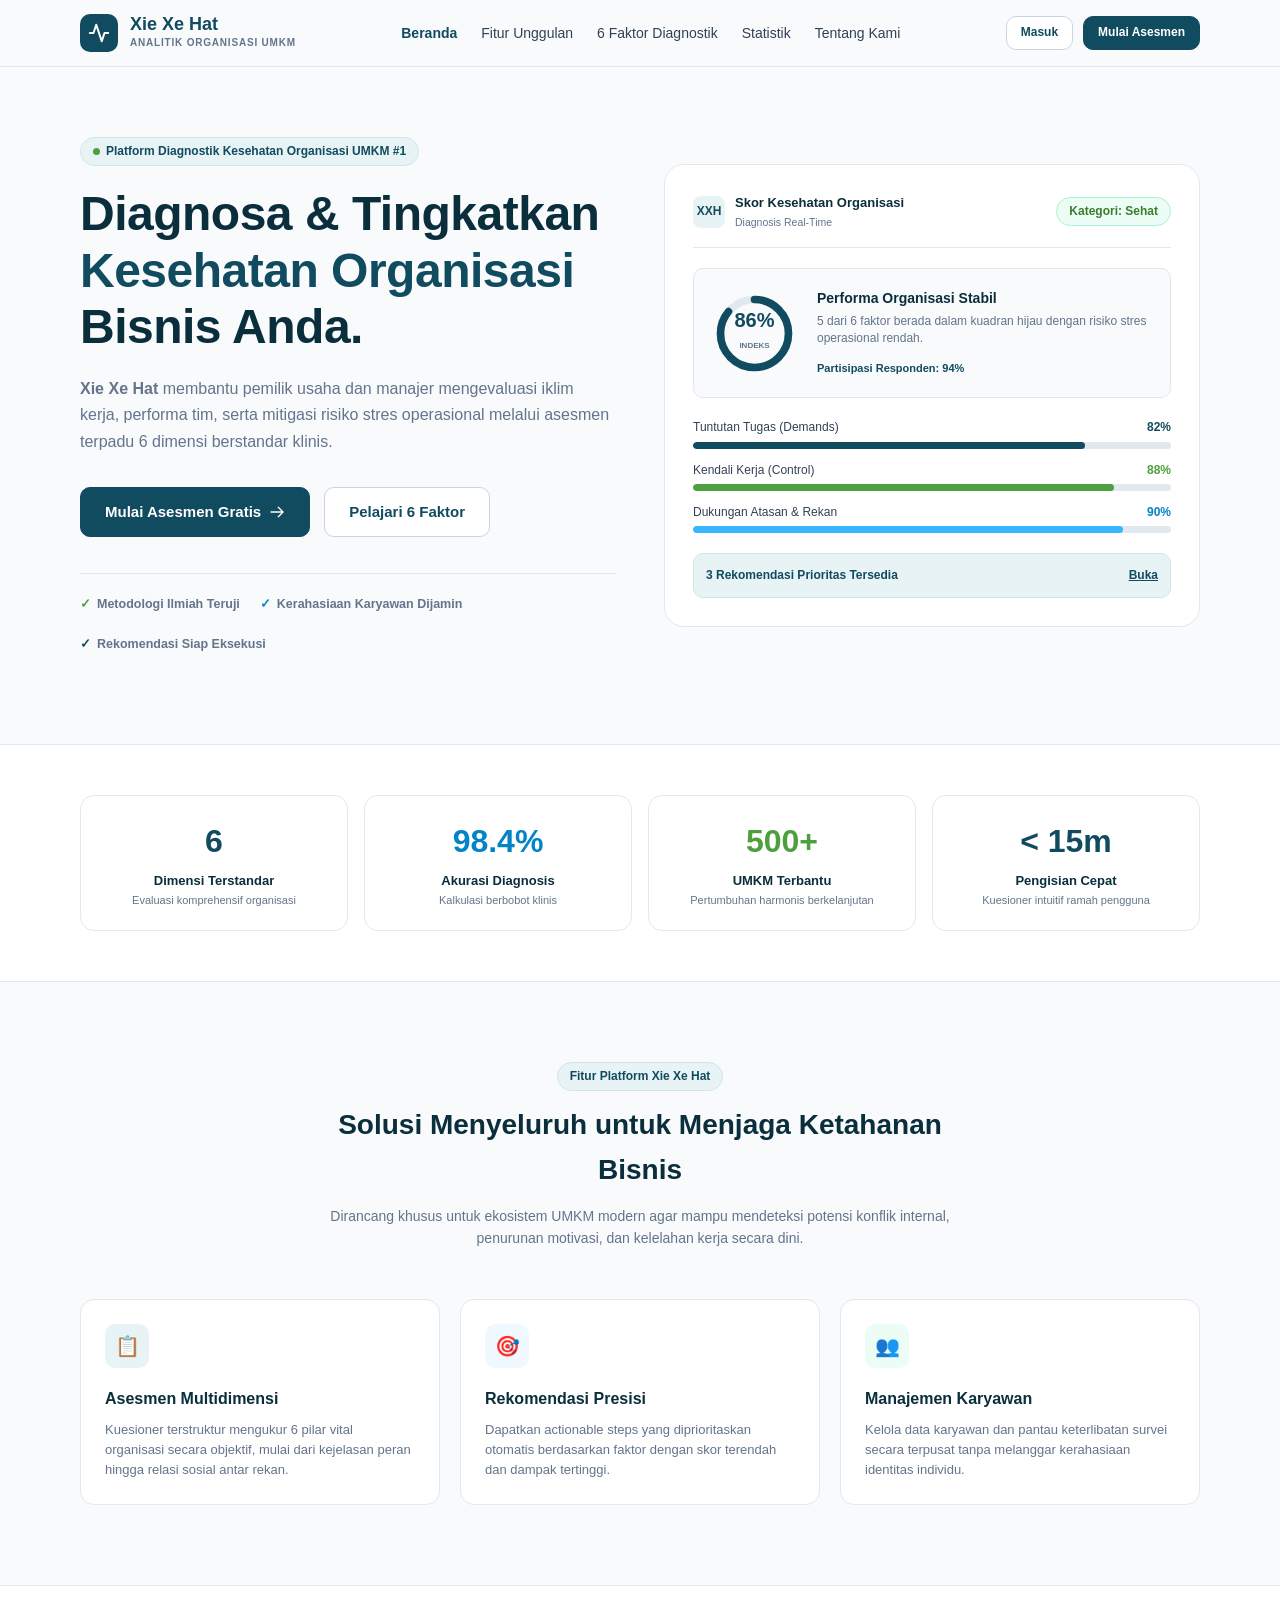
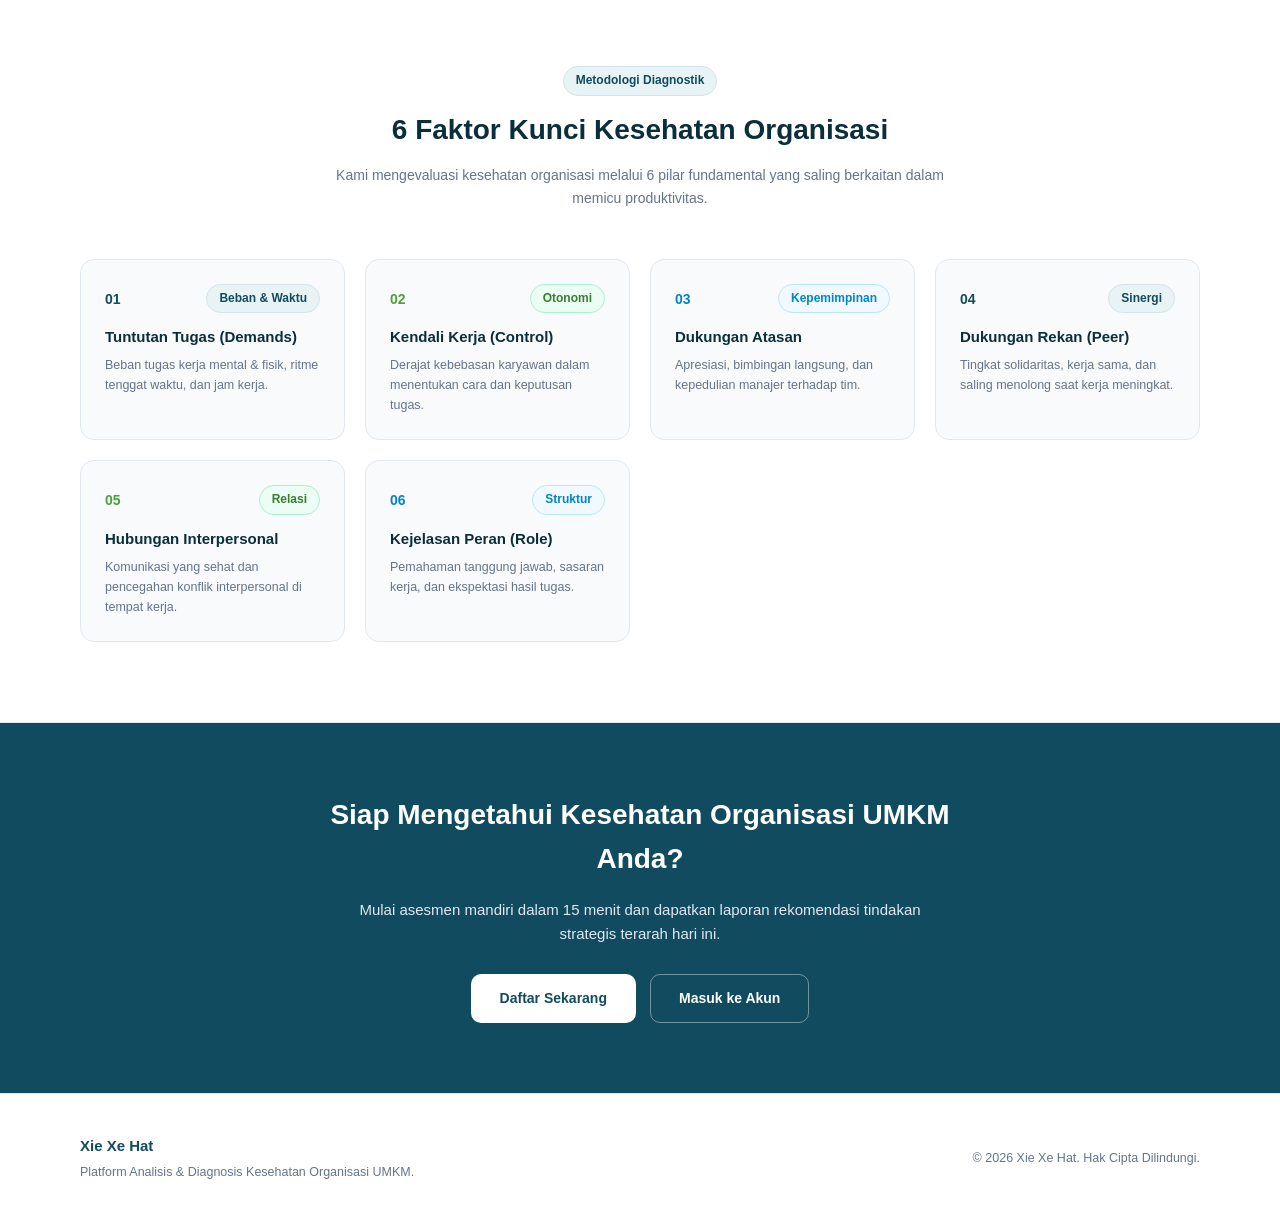
<file: index.html>
<!DOCTYPE html>
<html lang="id">
<head>
    <meta charset="UTF-8">
    <meta name="viewport" content="width=device-width, initial-scale=1.0">
    <title>Xie Xe Hat - Platform Analisis & Diagnosis Kesehatan Organisasi UMKM</title>
    <meta name="description" content="Platform analitik terpadu untuk mendiagnosa, mengevaluasi, dan meningkatkan kesehatan organisasi UMKM berbasis 6 faktor ilmiah.">
    <link rel="stylesheet" href="css/style.css">
</head>
<body>

    <!-- NAVBAR -->
    <header class="navbar">
        <div class="container nav-container">
            <a href="index.html" class="nav-brand">
                <div class="nav-brand-logo">
                    <svg width="22" height="22" viewBox="0 0 24 24" fill="none" stroke="currentColor" stroke-width="2.2" stroke-linecap="round" stroke-linejoin="round">
                        <path d="M22 12h-4l-3 9L9 3l-3 9H2" />
                    </svg>
                </div>
                <div class="nav-brand-text">
                    <span class="brand-title">Xie Xe Hat</span>
                    <span class="brand-subtitle">Analitik Organisasi UMKM</span>
                </div>
            </a>

            <ul class="nav-links">
                <li><a href="#beranda" style="color: var(--primary); font-weight: 700;">Beranda</a></li>
                <li><a href="#fitur">Fitur Unggulan</a></li>
                <li><a href="#enam-faktor">6 Faktor Diagnostik</a></li>
                <li><a href="#statistik">Statistik</a></li>
                <li><a href="#tentang">Tentang Kami</a></li>
            </ul>

            <div class="nav-actions">
                <a href="login.html" class="btn btn-outline btn-sm">Masuk</a>
                <a href="register.html" class="btn btn-primary btn-sm">Mulai Asesmen</a>
            </div>
        </div>
    </header>

    <!-- HERO SECTION -->
    <section id="beranda" style="padding: 70px 0 90px; border-bottom: 1px solid var(--border-subtle);">
        <div class="container">
            <div style="display: grid; grid-template-columns: repeat(auto-fit, minmax(320px, 1fr)); gap: 48px; align-items: center;">
                
                <!-- Left Column -->
                <div>
                    <div class="badge badge-primary" style="margin-bottom: 20px;">
                        <span style="width: 7px; height: 7px; border-radius: 50%; background-color: var(--accent-sage);"></span>
                        Platform Diagnostik Kesehatan Organisasi UMKM #1
                    </div>

                    <h1 style="font-size: clamp(32px, 4vw, 48px); font-weight: 800; color: var(--text-heading); line-height: 1.18; margin-bottom: 20px; letter-spacing: -0.5px;">
                        Diagnosa & Tingkatkan <span style="color: var(--primary);">Kesehatan Organisasi</span> Bisnis Anda.
                    </h1>

                    <p style="font-size: 16px; color: var(--text-muted); line-height: 1.65; margin-bottom: 32px; max-width: 540px;">
                        <strong>Xie Xe Hat</strong> membantu pemilik usaha dan manajer mengevaluasi iklim kerja, performa tim, serta mitigasi risiko stres operasional melalui asesmen terpadu 6 dimensi berstandar klinis.
                    </p>

                    <div style="display: flex; flex-wrap: wrap; gap: 14px; margin-bottom: 36px;">
                        <a href="register.html" class="btn btn-primary" style="padding: 12px 24px; font-size: 15px;">
                            Mulai Asesmen Gratis
                            <svg width="16" height="16" fill="none" stroke="currentColor" viewBox="0 0 24 24"><path stroke-linecap="round" stroke-linejoin="round" stroke-width="2" d="M14 5l7 7m0 0l-7 7m7-7H3"/></svg>
                        </a>
                        <a href="#enam-faktor" class="btn btn-outline" style="padding: 12px 24px; font-size: 15px;">
                            Pelajari 6 Faktor
                        </a>
                    </div>

                    <div style="display: flex; flex-wrap: wrap; gap: 20px; font-size: 12.5px; font-weight: 600; color: var(--text-muted); padding-top: 20px; border-top: 1px solid var(--border-subtle);">
                        <span style="display: inline-flex; align-items: center; gap: 6px;">
                            <span style="color: var(--accent-sage);">✓</span> Metodologi Ilmiah Teruji
                        </span>
                        <span style="display: inline-flex; align-items: center; gap: 6px;">
                            <span style="color: var(--accent-cyan-dark);">✓</span> Kerahasiaan Karyawan Dijamin
                        </span>
                        <span style="display: inline-flex; align-items: center; gap: 6px;">
                            <span style="color: var(--primary);">✓</span> Rekomendasi Siap Eksekusi
                        </span>
                    </div>
                </div>

                <!-- Right Column: Reimagined Diagnostic Dashboard Illustration -->
                <div>
                    <div class="card" style="padding: 28px; background: #FFFFFF; border-radius: var(--radius-xl);">
                        <div style="display: flex; align-items: center; justify-content: space-between; padding-bottom: 16px; border-bottom: 1px solid var(--border-subtle); margin-bottom: 20px;">
                            <div style="display: flex; align-items: center; gap: 10px;">
                                <div style="width: 32px; height: 32px; border-radius: 8px; background-color: var(--primary-subtle); color: var(--primary); display: flex; align-items: center; justify-content: center; font-weight: 800; font-size: 12px;">
                                    XXH
                                </div>
                                <div>
                                    <h4 style="font-size: 13px; font-weight: 700; color: var(--text-heading);">Skor Kesehatan Organisasi</h4>
                                    <p style="font-size: 10.5px; color: var(--text-muted);">Diagnosis Real-Time</p>
                                </div>
                            </div>
                            <span class="badge badge-sage">Kategori: Sehat</span>
                        </div>

                        <!-- Score Meter -->
                        <div style="display: flex; align-items: center; gap: 20px; background-color: var(--bg-base); padding: 18px; border-radius: var(--radius-md); border: 1px solid var(--border-subtle); margin-bottom: 20px;">
                            <div style="position: relative; width: 85px; height: 85px; flex-shrink: 0; display: flex; align-items: center; justify-content: center;">
                                <svg width="85" height="85" viewBox="0 0 100 100" style="transform: rotate(-90deg);">
                                    <circle cx="50" cy="50" r="40" stroke="#E2E8F0" stroke-width="9" fill="none"/>
                                    <circle cx="50" cy="50" r="40" stroke="#114B5F" stroke-width="9" stroke-dasharray="251.2" stroke-dashoffset="35.1" stroke-linecap="round" fill="none"/>
                                </svg>
                                <div style="position: absolute; text-align: center;">
                                    <span style="font-size: 20px; font-weight: 800; color: var(--primary); display: block; line-height: 1;">86%</span>
                                    <span style="font-size: 8px; text-transform: uppercase; font-weight: 700; color: var(--text-muted);">Indeks</span>
                                </div>
                            </div>
                            <div>
                                <h3 style="font-size: 14px; font-weight: 700; color: var(--text-heading); margin-bottom: 4px;">Performa Organisasi Stabil</h3>
                                <p style="font-size: 12px; color: var(--text-muted); line-height: 1.45; margin-bottom: 6px;">
                                    5 dari 6 faktor berada dalam kuadran hijau dengan risiko stres operasional rendah.
                                </p>
                                <span style="font-size: 11px; font-weight: 600; color: var(--primary);">Partisipasi Responden: 94%</span>
                            </div>
                        </div>

                        <!-- Mini progress items -->
                        <div style="display: flex; flex-direction: column; gap: 12px; margin-bottom: 20px;">
                            <div>
                                <div style="display: flex; justify-content: space-between; font-size: 12px; margin-bottom: 4px;">
                                    <span style="color: var(--text-body); font-weight: 500;">Tuntutan Tugas (Demands)</span>
                                    <strong style="color: var(--primary);">82%</strong>
                                </div>
                                <div style="width: 100%; height: 7px; background: #E2E8F0; border-radius: 99px; overflow: hidden;">
                                    <div style="width: 82%; height: 100%; background: var(--primary); border-radius: 99px;"></div>
                                </div>
                            </div>
                            <div>
                                <div style="display: flex; justify-content: space-between; font-size: 12px; margin-bottom: 4px;">
                                    <span style="color: var(--text-body); font-weight: 500;">Kendali Kerja (Control)</span>
                                    <strong style="color: var(--accent-sage);">88%</strong>
                                </div>
                                <div style="width: 100%; height: 7px; background: #E2E8F0; border-radius: 99px; overflow: hidden;">
                                    <div style="width: 88%; height: 100%; background: var(--accent-sage); border-radius: 99px;"></div>
                                </div>
                            </div>
                            <div>
                                <div style="display: flex; justify-content: space-between; font-size: 12px; margin-bottom: 4px;">
                                    <span style="color: var(--text-body); font-weight: 500;">Dukungan Atasan & Rekan</span>
                                    <strong style="color: var(--accent-cyan-dark);">90%</strong>
                                </div>
                                <div style="width: 100%; height: 7px; background: #E2E8F0; border-radius: 99px; overflow: hidden;">
                                    <div style="width: 90%; height: 100%; background: var(--accent-cyan); border-radius: 99px;"></div>
                                </div>
                            </div>
                        </div>

                        <div style="padding: 12px; background: var(--primary-subtle); border: 1px solid #D1E5E9; border-radius: var(--radius-md); display: flex; align-items: center; justify-content: space-between;">
                            <span style="font-size: 12px; font-weight: 600; color: var(--primary);">3 Rekomendasi Prioritas Tersedia</span>
                            <a href="rekomendasi.html" style="font-size: 12px; font-weight: 700; color: var(--primary); text-decoration: underline;">Buka</a>
                        </div>
                    </div>
                </div>

            </div>
        </div>
    </section>

    <!-- STATS SECTION -->
    <section id="statistik" style="padding: 50px 0; background-color: #FFFFFF; border-bottom: 1px solid var(--border-subtle);">
        <div class="container">
            <div class="grid-4" style="text-align: center;">
                <div class="card" style="padding: 20px;">
                    <div style="font-size: 32px; font-weight: 800; color: var(--primary); margin-bottom: 4px;">6</div>
                    <div style="font-size: 13px; font-weight: 700; color: var(--text-heading);">Dimensi Terstandar</div>
                    <div style="font-size: 11px; color: var(--text-muted);">Evaluasi komprehensif organisasi</div>
                </div>
                <div class="card" style="padding: 20px;">
                    <div style="font-size: 32px; font-weight: 800; color: var(--accent-cyan-dark); margin-bottom: 4px;">98.4%</div>
                    <div style="font-size: 13px; font-weight: 700; color: var(--text-heading);">Akurasi Diagnosis</div>
                    <div style="font-size: 11px; color: var(--text-muted);">Kalkulasi berbobot klinis</div>
                </div>
                <div class="card" style="padding: 20px;">
                    <div style="font-size: 32px; font-weight: 800; color: var(--accent-sage); margin-bottom: 4px;">500+</div>
                    <div style="font-size: 13px; font-weight: 700; color: var(--text-heading);">UMKM Terbantu</div>
                    <div style="font-size: 11px; color: var(--text-muted);">Pertumbuhan harmonis berkelanjutan</div>
                </div>
                <div class="card" style="padding: 20px;">
                    <div style="font-size: 32px; font-weight: 800; color: var(--primary); margin-bottom: 4px;">&lt; 15m</div>
                    <div style="font-size: 13px; font-weight: 700; color: var(--text-heading);">Pengisian Cepat</div>
                    <div style="font-size: 11px; color: var(--text-muted);">Kuesioner intuitif ramah pengguna</div>
                </div>
            </div>
        </div>
    </section>

    <!-- FEATURES SECTION -->
    <section id="fitur" style="padding: 80px 0; background-color: var(--bg-base); border-bottom: 1px solid var(--border-subtle);">
        <div class="container">
            <div style="text-align: center; max-width: 650px; margin: 0 auto 50px;">
                <span class="badge badge-primary" style="margin-bottom: 12px;">Fitur Platform Xie Xe Hat</span>
                <h2 style="font-size: 28px; font-weight: 800; color: var(--text-heading); margin-bottom: 12px;">
                    Solusi Menyeluruh untuk Menjaga Ketahanan Bisnis
                </h2>
                <p style="font-size: 14px; color: var(--text-muted);">
                    Dirancang khusus untuk ekosistem UMKM modern agar mampu mendeteksi potensi konflik internal, penurunan motivasi, dan kelelahan kerja secara dini.
                </p>
            </div>

            <div class="grid-3">
                <div class="card">
                    <div style="width: 44px; height: 44px; border-radius: 10px; background: var(--primary-subtle); color: var(--primary); display: flex; align-items: center; justify-content: center; font-size: 20px; margin-bottom: 18px;">
                        📋
                    </div>
                    <h3 style="font-size: 16px; font-weight: 700; color: var(--text-heading); margin-bottom: 8px;">Asesmen Multidimensi</h3>
                    <p style="font-size: 13px; color: var(--text-muted); line-height: 1.55;">
                        Kuesioner terstruktur mengukur 6 pilar vital organisasi secara objektif, mulai dari kejelasan peran hingga relasi sosial antar rekan.
                    </p>
                </div>

                <div class="card">
                    <div style="width: 44px; height: 44px; border-radius: 10px; background: var(--accent-cyan-subtle); color: var(--accent-cyan-dark); display: flex; align-items: center; justify-content: center; font-size: 20px; margin-bottom: 18px;">
                        🎯
                    </div>
                    <h3 style="font-size: 16px; font-weight: 700; color: var(--text-heading); margin-bottom: 8px;">Rekomendasi Presisi</h3>
                    <p style="font-size: 13px; color: var(--text-muted); line-height: 1.55;">
                        Dapatkan actionable steps yang diprioritaskan otomatis berdasarkan faktor dengan skor terendah dan dampak tertinggi.
                    </p>
                </div>

                <div class="card">
                    <div style="width: 44px; height: 44px; border-radius: 10px; background: var(--accent-mint-subtle); color: var(--accent-sage); display: flex; align-items: center; justify-content: center; font-size: 20px; margin-bottom: 18px;">
                        👥
                    </div>
                    <h3 style="font-size: 16px; font-weight: 700; color: var(--text-heading); margin-bottom: 8px;">Manajemen Karyawan</h3>
                    <p style="font-size: 13px; color: var(--text-muted); line-height: 1.55;">
                        Kelola data karyawan dan pantau keterlibatan survei secara terpusat tanpa melanggar kerahasiaan identitas individu.
                    </p>
                </div>
            </div>
        </div>
    </section>

    <!-- 6 CORE FACTORS -->
    <section id="enam-faktor" style="padding: 80px 0; background-color: #FFFFFF; border-bottom: 1px solid var(--border-subtle);">
        <div class="container">
            <div style="text-align: center; max-width: 650px; margin: 0 auto 50px;">
                <span class="badge badge-primary" style="margin-bottom: 12px;">Metodologi Diagnostik</span>
                <h2 style="font-size: 28px; font-weight: 800; color: var(--text-heading); margin-bottom: 12px;">
                    6 Faktor Kunci Kesehatan Organisasi
                </h2>
                <p style="font-size: 14px; color: var(--text-muted);">
                    Kami mengevaluasi kesehatan organisasi melalui 6 pilar fundamental yang saling berkaitan dalam memicu produktivitas.
                </p>
            </div>

            <div class="grid-3">
                <div class="card" style="background: var(--bg-base);">
                    <div style="display: flex; justify-content: space-between; align-items: center; margin-bottom: 12px;">
                        <span style="font-size: 14px; font-weight: 800; color: var(--primary);">01</span>
                        <span class="badge badge-primary">Beban & Waktu</span>
                    </div>
                    <h4 style="font-size: 15px; font-weight: 700; color: var(--text-heading); margin-bottom: 6px;">Tuntutan Tugas (Demands)</h4>
                    <p style="font-size: 12.5px; color: var(--text-muted);">Beban tugas kerja mental & fisik, ritme tenggat waktu, dan jam kerja.</p>
                </div>

                <div class="card" style="background: var(--bg-base);">
                    <div style="display: flex; justify-content: space-between; align-items: center; margin-bottom: 12px;">
                        <span style="font-size: 14px; font-weight: 800; color: var(--accent-sage);">02</span>
                        <span class="badge badge-sage">Otonomi</span>
                    </div>
                    <h4 style="font-size: 15px; font-weight: 700; color: var(--text-heading); margin-bottom: 6px;">Kendali Kerja (Control)</h4>
                    <p style="font-size: 12.5px; color: var(--text-muted);">Derajat kebebasan karyawan dalam menentukan cara dan keputusan tugas.</p>
                </div>

                <div class="card" style="background: var(--bg-base);">
                    <div style="display: flex; justify-content: space-between; align-items: center; margin-bottom: 12px;">
                        <span style="font-size: 14px; font-weight: 800; color: var(--accent-cyan-dark);">03</span>
                        <span class="badge badge-cyan">Kepemimpinan</span>
                    </div>
                    <h4 style="font-size: 15px; font-weight: 700; color: var(--text-heading); margin-bottom: 6px;">Dukungan Atasan</h4>
                    <p style="font-size: 12.5px; color: var(--text-muted);">Apresiasi, bimbingan langsung, dan kepedulian manajer terhadap tim.</p>
                </div>

                <div class="card" style="background: var(--bg-base);">
                    <div style="display: flex; justify-content: space-between; align-items: center; margin-bottom: 12px;">
                        <span style="font-size: 14px; font-weight: 800; color: var(--primary);">04</span>
                        <span class="badge badge-primary">Sinergi</span>
                    </div>
                    <h4 style="font-size: 15px; font-weight: 700; color: var(--text-heading); margin-bottom: 6px;">Dukungan Rekan (Peer)</h4>
                    <p style="font-size: 12.5px; color: var(--text-muted);">Tingkat solidaritas, kerja sama, dan saling menolong saat kerja meningkat.</p>
                </div>

                <div class="card" style="background: var(--bg-base);">
                    <div style="display: flex; justify-content: space-between; align-items: center; margin-bottom: 12px;">
                        <span style="font-size: 14px; font-weight: 800; color: var(--accent-sage);">05</span>
                        <span class="badge badge-sage">Relasi</span>
                    </div>
                    <h4 style="font-size: 15px; font-weight: 700; color: var(--text-heading); margin-bottom: 6px;">Hubungan Interpersonal</h4>
                    <p style="font-size: 12.5px; color: var(--text-muted);">Komunikasi yang sehat dan pencegahan konflik interpersonal di tempat kerja.</p>
                </div>

                <div class="card" style="background: var(--bg-base);">
                    <div style="display: flex; justify-content: space-between; align-items: center; margin-bottom: 12px;">
                        <span style="font-size: 14px; font-weight: 800; color: var(--accent-cyan-dark);">06</span>
                        <span class="badge badge-cyan">Struktur</span>
                    </div>
                    <h4 style="font-size: 15px; font-weight: 700; color: var(--text-heading); margin-bottom: 6px;">Kejelasan Peran (Role)</h4>
                    <p style="font-size: 12.5px; color: var(--text-muted);">Pemahaman tanggung jawab, sasaran kerja, dan ekspektasi hasil tugas.</p>
                </div>
            </div>
        </div>
    </section>

    <!-- CTA SECTION -->
    <section style="padding: 70px 0; background-color: var(--primary); color: white; text-align: center;">
        <div class="container" style="max-width: 700px;">
            <h2 style="font-size: 28px; font-weight: 800; margin-bottom: 16px; color: #FFFFFF;">
                Siap Mengetahui Kesehatan Organisasi UMKM Anda?
            </h2>
            <p style="font-size: 15px; color: #E2E8F0; line-height: 1.6; margin-bottom: 28px;">
                Mulai asesmen mandiri dalam 15 menit dan dapatkan laporan rekomendasi tindakan strategis terarah hari ini.
            </p>
            <div style="display: flex; justify-content: center; gap: 14px; flex-wrap: wrap;">
                <a href="register.html" class="btn" style="background: #FFFFFF; color: var(--primary); padding: 12px 28px; font-weight: 700;">
                    Daftar Sekarang
                </a>
                <a href="login.html" class="btn" style="border: 1px solid rgba(255,255,255,0.4); color: white; padding: 12px 28px;">
                    Masuk ke Akun
                </a>
            </div>
        </div>
    </section>

    <!-- FOOTER -->
    <footer style="padding: 40px 0; background-color: #FFFFFF; border-top: 1px solid var(--border-subtle); font-size: 12.5px; color: var(--text-muted);">
        <div class="container" style="display: flex; flex-wrap: wrap; justify-content: space-between; align-items: center; gap: 20px;">
            <div>
                <strong style="color: var(--primary); font-size: 15px;">Xie Xe Hat</strong>
                <p style="margin-top: 4px;">Platform Analisis & Diagnosis Kesehatan Organisasi UMKM.</p>
            </div>
            <div>
                © 2026 Xie Xe Hat. Hak Cipta Dilindungi.
            </div>
        </div>
    </footer>

</body>
</html>
</file>
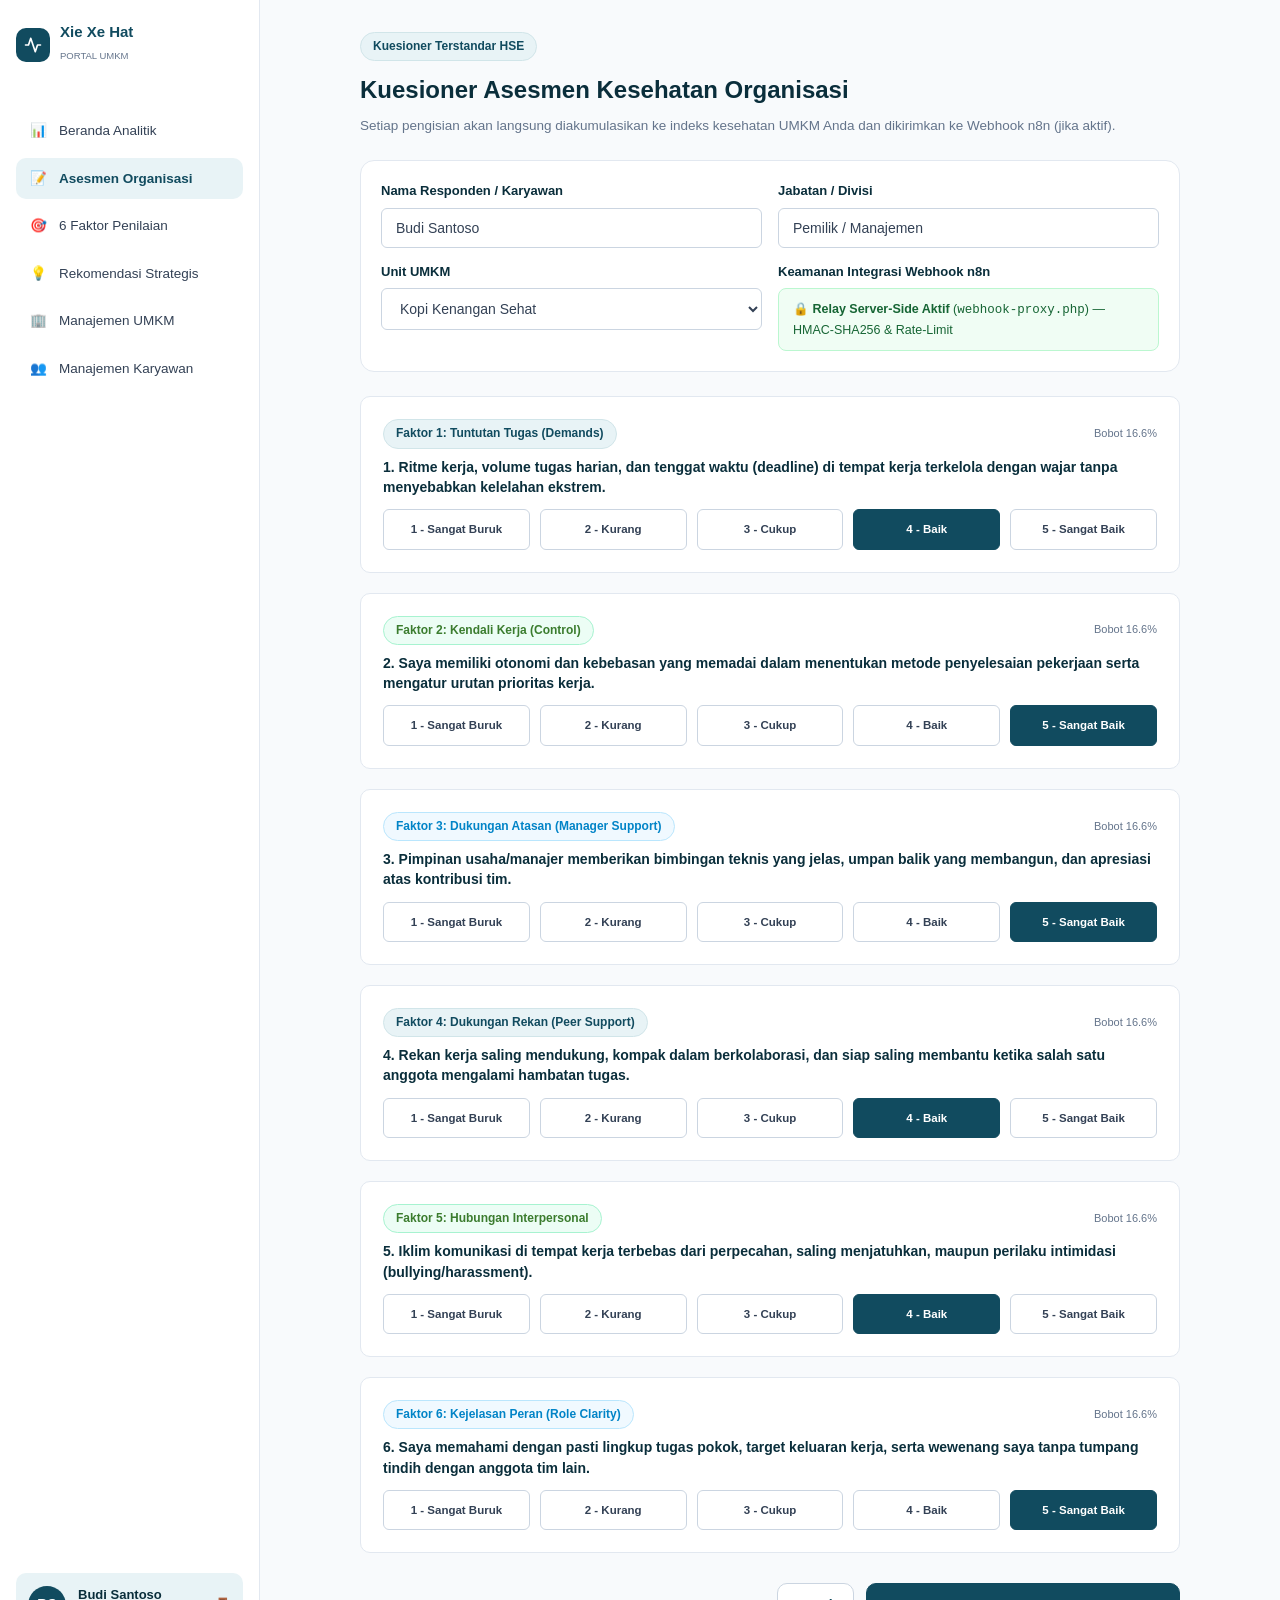
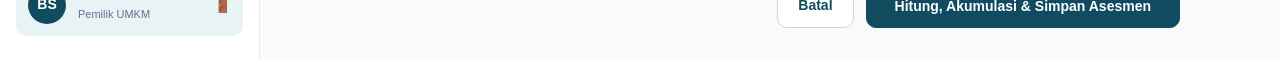
<file: asesmen.html>
<!DOCTYPE html>
<html lang="id">
<head>
    <meta charset="UTF-8">
    <meta name="viewport" content="width=device-width, initial-scale=1.0">
    <title>Asesmen Organisasi - Xie Xe Hat</title>
    <link rel="stylesheet" href="css/style.css">
    <style>
        .likert-group {
            display: grid;
            grid-template-columns: repeat(5, 1fr);
            gap: 10px;
            margin-top: 12px;
        }
        .likert-item {
            text-align: center;
        }
        .likert-label {
            display: block;
            padding: 10px 4px;
            border: 1px solid var(--border-hover);
            border-radius: var(--radius-sm);
            background: #FFFFFF;
            cursor: pointer;
            font-size: 11.5px;
            font-weight: 600;
            color: var(--text-body);
            transition: all 0.2s ease;
        }
        .likert-item input[type="radio"] {
            display: none;
        }
        .likert-item input[type="radio"]:checked + .likert-label {
            background-color: var(--primary);
            color: #FFFFFF;
            border-color: var(--primary);
        }
        .question-card {
            background: #FFFFFF;
            border: 1px solid var(--border-subtle);
            border-radius: var(--radius-md);
            padding: 22px;
            margin-bottom: 20px;
        }
        @media (max-width: 600px) {
            .likert-group {
                grid-template-columns: 1fr;
            }
        }
    </style>
</head>
<body>

    <div class="app-layout">
        
        <!-- SIDEBAR -->
        <aside class="app-sidebar">
            <div style="display: flex; align-items: center; gap: 10px; margin-bottom: 20px;">
                <div class="nav-brand-logo" style="width: 34px; height: 34px;">
                    <svg width="18" height="18" viewBox="0 0 24 24" fill="none" stroke="currentColor" stroke-width="2.2" stroke-linecap="round" stroke-linejoin="round">
                        <path d="M22 12h-4l-3 9L9 3l-3 9H2" />
                    </svg>
                </div>
                <div>
                    <strong style="font-size: 15px; color: var(--primary); display: block; line-height: 1.1;">Xie Xe Hat</strong>
                    <span style="font-size: 9.5px; color: var(--text-muted); text-transform: uppercase;">Portal UMKM</span>
                </div>
            </div>

            <ul class="sidebar-nav">
                <li class="sidebar-item">
                    <a href="dashboard.html">
                        <span>📊</span> Beranda Analitik
                    </a>
                </li>
                <li class="sidebar-item active">
                    <a href="asesmen.html">
                        <span>📝</span> Asesmen Organisasi
                    </a>
                </li>
                <li class="sidebar-item">
                    <a href="enam-faktor.html">
                        <span>🎯</span> 6 Faktor Penilaian
                    </a>
                </li>
                <li class="sidebar-item">
                    <a href="rekomendasi.html">
                        <span>💡</span> Rekomendasi Strategis
                    </a>
                </li>
                <li class="sidebar-item">
                    <a href="manajemen-umkm.html">
                        <span>🏢</span> Manajemen UMKM
                    </a>
                </li>
                <li class="sidebar-item">
                    <a href="manajemen-karyawan.html">
                        <span>👥</span> Manajemen Karyawan
                    </a>
                </li>
            </ul>

            <div class="sidebar-profile">
                <div class="user-avatar">XX</div>
                <div style="flex-grow: 1; overflow: hidden;">
                    <div id="userName" style="font-size: 13px; font-weight: 700; color: var(--text-heading); white-space: nowrap; text-overflow: ellipsis; overflow: hidden;">
                        Memuat...
                    </div>
                    <div id="userRole" style="font-size: 11px; color: var(--text-muted);">
                        Akun
                    </div>
                </div>
                <button onclick="handleLogout()" style="background: none; border: none; cursor: pointer; color: var(--danger); font-size: 14px;" title="Keluar">
                    🚪
                </button>
            </div>
        </aside>

        <!-- MAIN CONTENT AREA -->
        <main class="app-main">
            
            <div style="max-width: 820px; margin: 0 auto;">
                
                <div style="margin-bottom: 24px;">
                    <div class="badge badge-primary" style="margin-bottom: 10px;">Kuesioner Terstandar HSE</div>
                    <h1 style="font-size: 24px; font-weight: 800; color: var(--text-heading); margin-bottom: 6px;">
                        Kuesioner Asesmen Kesehatan Organisasi
                    </h1>
                    <p style="font-size: 13.5px; color: var(--text-muted); line-height: 1.5;">
                        Setiap pengisian akan langsung diakumulasikan ke indeks kesehatan UMKM Anda dan dikirimkan ke Webhook n8n (jika aktif).
                    </p>
                </div>

                <!-- Identitas Responden & Pengaturan Webhook n8n -->
                <div class="card" style="margin-bottom: 24px; padding: 20px;">
                    <div class="grid-2" style="gap: 16px;">
                        <div class="form-group" style="margin-bottom: 0;">
                            <label for="respondentName">Nama Responden / Karyawan</label>
                            <input type="text" id="respondentName" class="form-control" placeholder="Contoh: Rian Pratama" required>
                        </div>
                        <div class="form-group" style="margin-bottom: 0;">
                            <label for="respondentRole">Jabatan / Divisi</label>
                            <input type="text" id="respondentRole" class="form-control" placeholder="Contoh: Barista, Kasir, Admin" required>
                        </div>
                    </div>
                    <div class="grid-2" style="gap: 16px; margin-top: 14px;">
                        <div class="form-group" style="margin-bottom: 0;">
                            <label for="umkmSelect">Unit UMKM</label>
                            <select id="umkmSelect" class="form-control"></select>
                        </div>
                        <div class="form-group" style="margin-bottom: 0;">
                            <label>Keamanan Integrasi Webhook n8n</label>
                            <div style="padding: 10px 14px; border: 1px solid #BBF7D0; background: #F0FDF4; border-radius: 8px; font-size: 12.5px; color: #166534;">
                                🔒 <strong>Relay Server-Side Aktif</strong> (<code>webhook-proxy.php</code>) — HMAC-SHA256 & Rate-Limit
                            </div>
                        </div>
                    </div>
                </div>

                <form id="assessmentForm" onsubmit="submitAssessment(event)">
                    
                    <!-- Question 1: Demands -->
                    <div class="question-card">
                        <div style="display: flex; justify-content: space-between; align-items: center; margin-bottom: 8px;">
                            <span class="badge badge-primary">Faktor 1: Tuntutan Tugas (Demands)</span>
                            <span style="font-size: 11px; color: var(--text-muted);">Bobot 16.6%</span>
                        </div>
                        <p style="font-size: 14px; font-weight: 600; color: var(--text-heading); line-height: 1.45;">
                            1. Ritme kerja, volume tugas harian, dan tenggat waktu (deadline) di tempat kerja terkelola dengan wajar tanpa menyebabkan kelelahan ekstrem.
                        </p>
                        <div class="likert-group">
                            <div class="likert-item">
                                <input type="radio" id="q1_1" name="q1" value="1" required>
                                <label for="q1_1" class="likert-label">1 - Sangat Buruk</label>
                            </div>
                            <div class="likert-item">
                                <input type="radio" id="q1_2" name="q1" value="2">
                                <label for="q1_2" class="likert-label">2 - Kurang</label>
                            </div>
                            <div class="likert-item">
                                <input type="radio" id="q1_3" name="q1" value="3">
                                <label for="q1_3" class="likert-label">3 - Cukup</label>
                            </div>
                            <div class="likert-item">
                                <input type="radio" id="q1_4" name="q1" value="4" checked>
                                <label for="q1_4" class="likert-label">4 - Baik</label>
                            </div>
                            <div class="likert-item">
                                <input type="radio" id="q1_5" name="q1" value="5">
                                <label for="q1_5" class="likert-label">5 - Sangat Baik</label>
                            </div>
                        </div>
                    </div>

                    <!-- Question 2: Control -->
                    <div class="question-card">
                        <div style="display: flex; justify-content: space-between; align-items: center; margin-bottom: 8px;">
                            <span class="badge badge-sage">Faktor 2: Kendali Kerja (Control)</span>
                            <span style="font-size: 11px; color: var(--text-muted);">Bobot 16.6%</span>
                        </div>
                        <p style="font-size: 14px; font-weight: 600; color: var(--text-heading); line-height: 1.45;">
                            2. Saya memiliki otonomi dan kebebasan yang memadai dalam menentukan metode penyelesaian pekerjaan serta mengatur urutan prioritas kerja.
                        </p>
                        <div class="likert-group">
                            <div class="likert-item">
                                <input type="radio" id="q2_1" name="q2" value="1" required>
                                <label for="q2_1" class="likert-label">1 - Sangat Buruk</label>
                            </div>
                            <div class="likert-item">
                                <input type="radio" id="q2_2" name="q2" value="2">
                                <label for="q2_2" class="likert-label">2 - Kurang</label>
                            </div>
                            <div class="likert-item">
                                <input type="radio" id="q2_3" name="q2" value="3">
                                <label for="q2_3" class="likert-label">3 - Cukup</label>
                            </div>
                            <div class="likert-item">
                                <input type="radio" id="q2_4" name="q2" value="4">
                                <label for="q2_4" class="likert-label">4 - Baik</label>
                            </div>
                            <div class="likert-item">
                                <input type="radio" id="q2_5" name="q2" value="5" checked>
                                <label for="q2_5" class="likert-label">5 - Sangat Baik</label>
                            </div>
                        </div>
                    </div>

                    <!-- Question 3: Manager Support -->
                    <div class="question-card">
                        <div style="display: flex; justify-content: space-between; align-items: center; margin-bottom: 8px;">
                            <span class="badge badge-cyan">Faktor 3: Dukungan Atasan (Manager Support)</span>
                            <span style="font-size: 11px; color: var(--text-muted);">Bobot 16.6%</span>
                        </div>
                        <p style="font-size: 14px; font-weight: 600; color: var(--text-heading); line-height: 1.45;">
                            3. Pimpinan usaha/manajer memberikan bimbingan teknis yang jelas, umpan balik yang membangun, dan apresiasi atas kontribusi tim.
                        </p>
                        <div class="likert-group">
                            <div class="likert-item">
                                <input type="radio" id="q3_1" name="q3" value="1" required>
                                <label for="q3_1" class="likert-label">1 - Sangat Buruk</label>
                            </div>
                            <div class="likert-item">
                                <input type="radio" id="q3_2" name="q3" value="2">
                                <label for="q3_2" class="likert-label">2 - Kurang</label>
                            </div>
                            <div class="likert-item">
                                <input type="radio" id="q3_3" name="q3" value="3">
                                <label for="q3_3" class="likert-label">3 - Cukup</label>
                            </div>
                            <div class="likert-item">
                                <input type="radio" id="q3_4" name="q3" value="4">
                                <label for="q3_4" class="likert-label">4 - Baik</label>
                            </div>
                            <div class="likert-item">
                                <input type="radio" id="q3_5" name="q3" value="5" checked>
                                <label for="q3_5" class="likert-label">5 - Sangat Baik</label>
                            </div>
                        </div>
                    </div>

                    <!-- Question 4: Peer Support -->
                    <div class="question-card">
                        <div style="display: flex; justify-content: space-between; align-items: center; margin-bottom: 8px;">
                            <span class="badge badge-primary">Faktor 4: Dukungan Rekan (Peer Support)</span>
                            <span style="font-size: 11px; color: var(--text-muted);">Bobot 16.6%</span>
                        </div>
                        <p style="font-size: 14px; font-weight: 600; color: var(--text-heading); line-height: 1.45;">
                            4. Rekan kerja saling mendukung, kompak dalam berkolaborasi, dan siap saling membantu ketika salah satu anggota mengalami hambatan tugas.
                        </p>
                        <div class="likert-group">
                            <div class="likert-item">
                                <input type="radio" id="q4_1" name="q4" value="1" required>
                                <label for="q4_1" class="likert-label">1 - Sangat Buruk</label>
                            </div>
                            <div class="likert-item">
                                <input type="radio" id="q4_2" name="q4" value="2">
                                <label for="q4_2" class="likert-label">2 - Kurang</label>
                            </div>
                            <div class="likert-item">
                                <input type="radio" id="q4_3" name="q4" value="3">
                                <label for="q4_3" class="likert-label">3 - Cukup</label>
                            </div>
                            <div class="likert-item">
                                <input type="radio" id="q4_4" name="q4" value="4" checked>
                                <label for="q4_4" class="likert-label">4 - Baik</label>
                            </div>
                            <div class="likert-item">
                                <input type="radio" id="q4_5" name="q4" value="5">
                                <label for="q4_5" class="likert-label">5 - Sangat Baik</label>
                            </div>
                        </div>
                    </div>

                    <!-- Question 5: Relationships -->
                    <div class="question-card">
                        <div style="display: flex; justify-content: space-between; align-items: center; margin-bottom: 8px;">
                            <span class="badge badge-sage">Faktor 5: Hubungan Interpersonal</span>
                            <span style="font-size: 11px; color: var(--text-muted);">Bobot 16.6%</span>
                        </div>
                        <p style="font-size: 14px; font-weight: 600; color: var(--text-heading); line-height: 1.45;">
                            5. Iklim komunikasi di tempat kerja terbebas dari perpecahan, saling menjatuhkan, maupun perilaku intimidasi (bullying/harassment).
                        </p>
                        <div class="likert-group">
                            <div class="likert-item">
                                <input type="radio" id="q5_1" name="q5" value="1" required>
                                <label for="q5_1" class="likert-label">1 - Sangat Buruk</label>
                            </div>
                            <div class="likert-item">
                                <input type="radio" id="q5_2" name="q5" value="2">
                                <label for="q5_2" class="likert-label">2 - Kurang</label>
                            </div>
                            <div class="likert-item">
                                <input type="radio" id="q5_3" name="q5" value="3">
                                <label for="q5_3" class="likert-label">3 - Cukup</label>
                            </div>
                            <div class="likert-item">
                                <input type="radio" id="q5_4" name="q5" value="4" checked>
                                <label for="q5_4" class="likert-label">4 - Baik</label>
                            </div>
                            <div class="likert-item">
                                <input type="radio" id="q5_5" name="q5" value="5">
                                <label for="q5_5" class="likert-label">5 - Sangat Baik</label>
                            </div>
                        </div>
                    </div>

                    <!-- Question 6: Role Clarity -->
                    <div class="question-card">
                        <div style="display: flex; justify-content: space-between; align-items: center; margin-bottom: 8px;">
                            <span class="badge badge-cyan">Faktor 6: Kejelasan Peran (Role Clarity)</span>
                            <span style="font-size: 11px; color: var(--text-muted);">Bobot 16.6%</span>
                        </div>
                        <p style="font-size: 14px; font-weight: 600; color: var(--text-heading); line-height: 1.45;">
                            6. Saya memahami dengan pasti lingkup tugas pokok, target keluaran kerja, serta wewenang saya tanpa tumpang tindih dengan anggota tim lain.
                        </p>
                        <div class="likert-group">
                            <div class="likert-item">
                                <input type="radio" id="q6_1" name="q6" value="1" required>
                                <label for="q6_1" class="likert-label">1 - Sangat Buruk</label>
                            </div>
                            <div class="likert-item">
                                <input type="radio" id="q6_2" name="q6" value="2">
                                <label for="q6_2" class="likert-label">2 - Kurang</label>
                            </div>
                            <div class="likert-item">
                                <input type="radio" id="q6_3" name="q6" value="3">
                                <label for="q6_3" class="likert-label">3 - Cukup</label>
                            </div>
                            <div class="likert-item">
                                <input type="radio" id="q6_4" name="q6" value="4">
                                <label for="q6_4" class="likert-label">4 - Baik</label>
                            </div>
                            <div class="likert-item">
                                <input type="radio" id="q6_5" name="q6" value="5" checked>
                                <label for="q6_5" class="likert-label">5 - Sangat Baik</label>
                            </div>
                        </div>
                    </div>

                    <div style="display: flex; justify-content: flex-end; gap: 12px; margin-top: 30px;">
                        <a href="dashboard.html" class="btn btn-outline">Batal</a>
                        <button type="submit" id="submitBtn" class="btn btn-primary" style="padding: 12px 28px;">
                            Hitung, Akumulasi & Simpan Asesmen
                        </button>
                    </div>

                </form>

            </div>

        </main>
    </div>

    <!-- SUCCESS MODAL -->
    <div id="successModal" class="modal-overlay">
        <div class="modal-content" style="text-align: center;">
            <div style="width: 56px; height: 56px; border-radius: 50%; background: var(--accent-mint-subtle); color: var(--accent-sage); display: flex; align-items: center; justify-content: center; font-size: 26px; margin: 0 auto 16px;">
                ✓
            </div>
            <h3 style="font-size: 18px; font-weight: 800; color: var(--text-heading); margin-bottom: 8px;">
                Asesmen Berhasil Diakumulasikan!
            </h3>
            <p id="modalDesc" style="font-size: 13.5px; color: var(--text-muted); line-height: 1.5; margin-bottom: 24px;">
                Skor kesehatan organisasi Anda telah dikalkulasi ulang secara otomatis.
            </p>
            <div style="display: flex; justify-content: center; gap: 10px;">
                <a href="dashboard.html" class="btn btn-primary">Buka Dashboard</a>
                <a href="rekomendasi.html" class="btn btn-outline">Lihat Rekomendasi</a>
            </div>
        </div>
    </div>

    <script src="js/app.js"></script>
    <script>
        document.addEventListener('DOMContentLoaded', () => {
            const account = Store.getActiveAccount();
            if (!account) return;

            document.getElementById('respondentName').value = account.user.name || '';
            document.getElementById('respondentRole').value = account.user.role === 'owner' ? 'Pemilik / Manajemen' : 'Karyawan';

            const umkmSelect = document.getElementById('umkmSelect');
            umkmSelect.innerHTML = '';
            const list = account.umkmList && account.umkmList.length > 0
                ? account.umkmList
                : [{ name: account.user.umkm || 'UMKM Utama' }];

            list.forEach(u => {
                const opt = document.createElement('option');
                opt.value = u.name;
                opt.textContent = u.name;
                umkmSelect.appendChild(opt);
            });
        });

        async function submitAssessment(e) {
            e.preventDefault();
            const submitBtn = document.getElementById('submitBtn');
            submitBtn.disabled = true;
            submitBtn.textContent = 'Menyimpan & Mengakumulasi...';

            const respondentName = document.getElementById('respondentName').value.trim();
            const respondentRole = document.getElementById('respondentRole').value.trim();
            const umkmName = document.getElementById('umkmSelect').value;

            const rawRatings = {
                demands: parseInt(document.querySelector('input[name="q1"]:checked')?.value || 4, 10),
                control: parseInt(document.querySelector('input[name="q2"]:checked')?.value || 4, 10),
                managerSupport: parseInt(document.querySelector('input[name="q3"]:checked')?.value || 4, 10),
                peerSupport: parseInt(document.querySelector('input[name="q4"]:checked')?.value || 4, 10),
                relationships: parseInt(document.querySelector('input[name="q5"]:checked')?.value || 4, 10),
                roleClarity: parseInt(document.querySelector('input[name="q6"]:checked')?.value || 4, 10)
            };

            const result = await Store.submitAssessment({
                respondentName,
                respondentRole,
                umkmName,
                rawRatings
            });

            const stats = Store.getParticipationStats();
            document.getElementById('modalDesc').innerHTML =
                `Skor akumulasi organisasi terbaru: <strong style="color: var(--primary); font-size: 16px;">${result.overallScore}%</strong> ` +
                `dari total <strong>${stats.totalSubmissions} responden</strong>. Data telah tersimpan dan siap ditinjau.`;

            submitBtn.disabled = false;
            submitBtn.textContent = 'Hitung, Akumulasi & Simpan Asesmen';
            document.getElementById('successModal').classList.add('active');
        }
    </script>
</body>
</html>
</file>
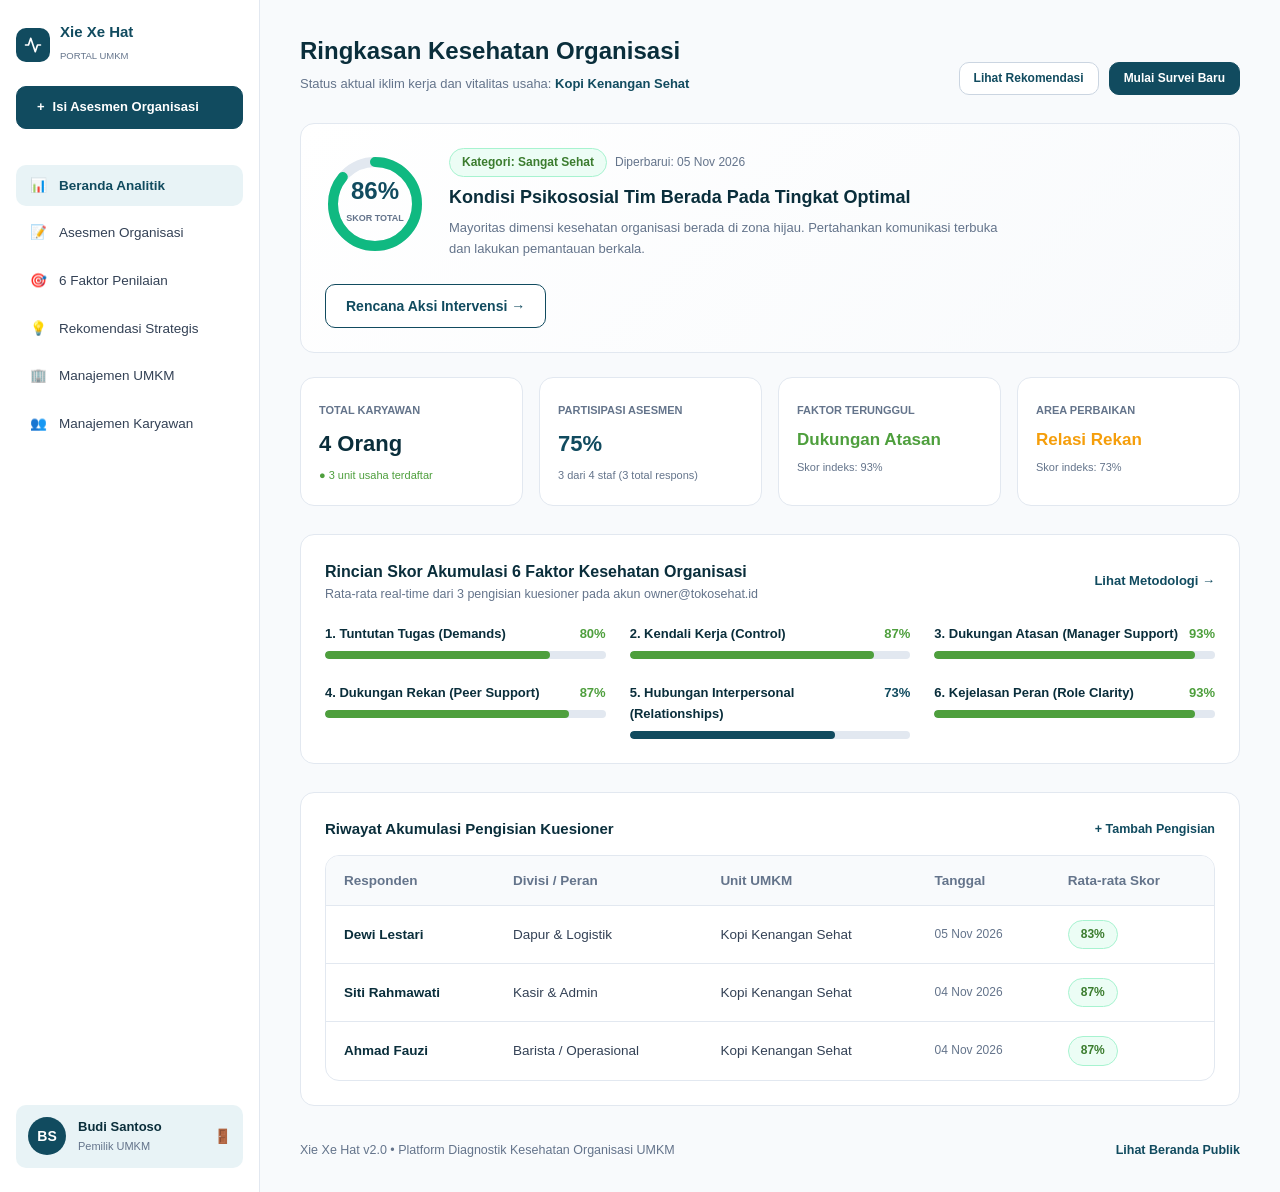
<file: dashboard.html>
<!DOCTYPE html>
<html lang="id">
<head>
    <meta charset="UTF-8">
    <meta name="viewport" content="width=device-width, initial-scale=1.0">
    <title>Dashboard - Xie Xe Hat</title>
    <link rel="stylesheet" href="css/style.css">
</head>
<body>

    <div class="app-layout">
        
        <!-- SIDEBAR -->
        <aside class="app-sidebar">
            <div style="display: flex; align-items: center; gap: 10px; margin-bottom: 20px;">
                <div class="nav-brand-logo" style="width: 34px; height: 34px;">
                    <svg width="18" height="18" viewBox="0 0 24 24" fill="none" stroke="currentColor" stroke-width="2.2" stroke-linecap="round" stroke-linejoin="round">
                        <path d="M22 12h-4l-3 9L9 3l-3 9H2" />
                    </svg>
                </div>
                <div>
                    <strong style="font-size: 15px; color: var(--primary); display: block; line-height: 1.1;">Xie Xe Hat</strong>
                    <span style="font-size: 9.5px; color: var(--text-muted); text-transform: uppercase;">Portal UMKM</span>
                </div>
            </div>

            <a href="asesmen.html" class="btn btn-primary" style="font-size: 13px; margin-bottom: 12px; justify-content: flex-start;">
                <span>+</span> Isi Asesmen Organisasi
            </a>

            <ul class="sidebar-nav">
                <li class="sidebar-item active">
                    <a href="dashboard.html">
                        <span>📊</span> Beranda Analitik
                    </a>
                </li>
                <li class="sidebar-item">
                    <a href="asesmen.html">
                        <span>📝</span> Asesmen Organisasi
                    </a>
                </li>
                <li class="sidebar-item">
                    <a href="enam-faktor.html">
                        <span>🎯</span> 6 Faktor Penilaian
                    </a>
                </li>
                <li class="sidebar-item">
                    <a href="rekomendasi.html">
                        <span>💡</span> Rekomendasi Strategis
                    </a>
                </li>
                <li class="sidebar-item">
                    <a href="manajemen-umkm.html">
                        <span>🏢</span> Manajemen UMKM
                    </a>
                </li>
                <li class="sidebar-item">
                    <a href="manajemen-karyawan.html">
                        <span>👥</span> Manajemen Karyawan
                    </a>
                </li>
            </ul>

            <div class="sidebar-profile">
                <div class="user-avatar">XX</div>
                <div style="flex-grow: 1; overflow: hidden;">
                    <div id="userName" style="font-size: 13px; font-weight: 700; color: var(--text-heading); white-space: nowrap; text-overflow: ellipsis; overflow: hidden;">
                        Memuat...
                    </div>
                    <div id="userRole" style="font-size: 11px; color: var(--text-muted);">
                        Akun
                    </div>
                </div>
                <button onclick="handleLogout()" style="background: none; border: none; cursor: pointer; color: var(--danger); font-size: 14px;" title="Keluar">
                    🚪
                </button>
            </div>
        </aside>

        <!-- MAIN CONTENT AREA -->
        <main class="app-main">
            
            <div style="display: flex; flex-wrap: wrap; justify-content: space-between; align-items: flex-end; gap: 16px; margin-bottom: 28px;">
                <div>
                    <h1 style="font-size: 24px; font-weight: 800; color: var(--text-heading); margin-bottom: 4px;">
                        Ringkasan Kesehatan Organisasi
                    </h1>
                    <p style="font-size: 13px; color: var(--text-muted);">
                        Status aktual iklim kerja dan vitalitas usaha: <strong id="umkmName" style="color: var(--primary);">-</strong>
                    </p>
                </div>
                <div style="display: flex; gap: 10px;">
                    <a href="rekomendasi.html" class="btn btn-outline btn-sm">Lihat Rekomendasi</a>
                    <a href="asesmen.html" class="btn btn-primary btn-sm">Mulai Survei Baru</a>
                </div>
            </div>

            <!-- Health Score Banner Card -->
            <div class="card" style="margin-bottom: 24px; background: linear-gradient(135deg, #FFFFFF 0%, #F8FAFC 100%);">
                <div style="display: flex; flex-wrap: wrap; align-items: center; justify-content: space-between; gap: 24px;">
                    
                    <div style="display: flex; align-items: center; gap: 24px;">
                        <!-- SVG Meter -->
                        <div style="position: relative; width: 100px; height: 100px; flex-shrink: 0; display: flex; align-items: center; justify-content: center;">
                            <svg width="100" height="100" viewBox="0 0 100 100" style="transform: rotate(-90deg);">
                                <circle cx="50" cy="50" r="42" stroke="#E2E8F0" stroke-width="10" fill="none"/>
                                <circle id="scoreCircle" cx="50" cy="50" r="42" stroke="#114B5F" stroke-width="10" stroke-dasharray="263.8" stroke-dashoffset="263.8" stroke-linecap="round" fill="none"/>
                            </svg>
                            <div style="position: absolute; text-align: center;">
                                <span id="scoreText" style="font-size: 24px; font-weight: 800; color: var(--primary); display: block; line-height: 1;">0%</span>
                                <span style="font-size: 9px; text-transform: uppercase; font-weight: 700; color: var(--text-muted);">Skor Total</span>
                            </div>
                        </div>

                        <div>
                            <div style="display: flex; align-items: center; gap: 8px; margin-bottom: 6px; flex-wrap: wrap;">
                                <span id="scoreBadge" class="badge badge-primary">Memuat...</span>
                                <span id="scoreUpdatedAt" style="font-size: 12px; color: var(--text-muted);">Diperbarui: -</span>
                            </div>
                            <h2 id="summaryTitle" style="font-size: 18px; font-weight: 800; color: var(--text-heading); margin-bottom: 6px;">
                                Memuat Ringkasan...
                            </h2>
                            <p id="summaryDesc" style="font-size: 13px; color: var(--text-muted); max-width: 550px;">
                                Sedang mengkalkulasi akumulasi skor 6 dimensi HSE.
                            </p>
                        </div>
                    </div>

                    <div>
                        <a href="rekomendasi.html" class="btn btn-outline" style="border-color: var(--primary); color: var(--primary);">
                            Rencana Aksi Intervensi →
                        </a>
                    </div>
                </div>
            </div>

            <!-- 4 Dynamic Summary Metrics -->
            <div class="grid-4" style="margin-bottom: 28px;">
                <div class="card" style="padding: 18px;">
                    <span style="font-size: 11px; font-weight: 600; color: var(--text-muted);">TOTAL KARYAWAN</span>
                    <div id="metricTotalEmp" style="font-size: 22px; font-weight: 800; color: var(--text-heading); margin-top: 4px;">0 Orang</div>
                    <span id="metricTotalUmkm" style="font-size: 11px; color: var(--accent-sage);">● 0 unit usaha terdaftar</span>
                </div>
                <div class="card" style="padding: 18px;">
                    <span style="font-size: 11px; font-weight: 600; color: var(--text-muted);">PARTISIPASI ASESMEN</span>
                    <div id="metricParticipationRate" style="font-size: 22px; font-weight: 800; color: var(--primary); margin-top: 4px;">0%</div>
                    <span id="metricParticipationDetail" style="font-size: 11px; color: var(--text-muted);">0 kuesioner terkumpul</span>
                </div>
                <div class="card" style="padding: 18px;">
                    <span style="font-size: 11px; font-weight: 600; color: var(--text-muted);">FAKTOR TERUNGGUL</span>
                    <div id="metricHighestName" style="font-size: 17px; font-weight: 800; color: var(--accent-sage); margin-top: 4px;">-</div>
                    <span id="metricHighestScore" style="font-size: 11px; color: var(--text-muted);">Skor indeks: 0%</span>
                </div>
                <div class="card" style="padding: 18px;">
                    <span style="font-size: 11px; font-weight: 600; color: var(--text-muted);">AREA PERBAIKAN</span>
                    <div id="metricLowestName" style="font-size: 17px; font-weight: 800; color: var(--warning); margin-top: 4px;">-</div>
                    <span id="metricLowestScore" style="font-size: 11px; color: var(--text-muted);">Skor indeks: 0%</span>
                </div>
            </div>

            <!-- 6 Factors Dynamic Breakdown -->
            <div class="card" style="margin-bottom: 28px;">
                <div style="display: flex; justify-content: space-between; align-items: center; margin-bottom: 20px;">
                    <div>
                        <h3 style="font-size: 16px; font-weight: 800; color: var(--text-heading);">
                            Rincian Skor Akumulasi 6 Faktor Kesehatan Organisasi
                        </h3>
                        <p id="submissionsSubtitle" style="font-size: 12.5px; color: var(--text-muted);">
                            Dihitung secara real-time dari pengisian kuesioner akun Anda
                        </p>
                    </div>
                    <a href="enam-faktor.html" style="font-size: 13px; font-weight: 600; color: var(--primary);">Lihat Metodologi →</a>
                </div>

                <div id="factorsProgressGrid" class="grid-2" style="gap: 24px;">
                    <!-- Rendered dynamically by JS -->
                </div>
            </div>

            <!-- Riwayat Responden Terbaru -->
            <div class="card" style="margin-bottom: 24px;">
                <div style="display: flex; justify-content: space-between; align-items: center; margin-bottom: 14px;">
                    <h3 style="font-size: 15px; font-weight: 800; color: var(--text-heading);">
                        Riwayat Akumulasi Pengisian Kuesioner
                    </h3>
                    <a href="asesmen.html" style="font-size: 12.5px; font-weight: 600; color: var(--primary);">+ Tambah Pengisian</a>
                </div>
                <div class="table-wrapper">
                    <table>
                        <thead>
                            <tr>
                                <th>Responden</th>
                                <th>Divisi / Peran</th>
                                <th>Unit UMKM</th>
                                <th>Tanggal</th>
                                <th>Rata-rata Skor</th>
                            </tr>
                        </thead>
                        <tbody id="submissionsTableBody">
                            <!-- Rendered dynamically by JS -->
                        </tbody>
                    </table>
                </div>
            </div>

            <!-- Action footer quick buttons -->
            <div style="display: flex; justify-content: space-between; align-items: center; padding-top: 10px; font-size: 12.5px; color: var(--text-muted);">
                <span>Xie Xe Hat v2.0 • Platform Diagnostik Kesehatan Organisasi UMKM</span>
                <a href="index.html" style="color: var(--primary); font-weight: 600;">Lihat Beranda Publik</a>
            </div>

        </main>
    </div>

    <script src="js/app.js"></script>
    <script>
        function getBarColor(score) {
            if (score >= 80) return 'var(--accent-sage)';
            if (score >= 65) return 'var(--primary)';
            return 'var(--warning)';
        }

        function renderDashboard() {
            const account = Store.getActiveAccount();
            if (!account) return;

            UI.syncSidebarProfile();

            const analysis = Store.getFactorAnalysis();
            const stats = Store.getParticipationStats();
            const cat = analysis.category;

            // Header & Banner
            document.getElementById('umkmName').textContent = account.user.umkm || 'UMKM Utama';
            document.getElementById('scoreText').textContent = analysis.overall + '%';
            document.getElementById('scoreBadge').textContent = 'Kategori: ' + cat.label;
            document.getElementById('scoreBadge').className = 'badge ' + cat.class;
            document.getElementById('scoreUpdatedAt').textContent = 'Diperbarui: ' + stats.latestDate;
            document.getElementById('summaryTitle').textContent = cat.summaryTitle;
            document.getElementById('summaryDesc').textContent = cat.summaryDesc;

            const circle = document.getElementById('scoreCircle');
            const offset = 263.8 * (1 - (analysis.overall / 100));
            circle.style.strokeDashoffset = offset;
            circle.style.stroke = cat.color;

            // 4 Summary Metrics
            document.getElementById('metricTotalEmp').textContent = `${stats.totalEmployees} Orang`;
            document.getElementById('metricTotalUmkm').textContent = `● ${(account.umkmList || []).length} unit usaha terdaftar`;

            document.getElementById('metricParticipationRate').textContent = `${stats.rate}%`;
            document.getElementById('metricParticipationDetail').textContent =
                `${stats.completedEmployees} dari ${stats.totalEmployees} staf (${stats.totalSubmissions} total respons)`;

            if (stats.totalSubmissions > 0) {
                document.getElementById('metricHighestName').textContent = analysis.highest.shortLabel;
                document.getElementById('metricHighestScore').textContent = `Skor indeks: ${analysis.highest.score}%`;
                document.getElementById('metricLowestName').textContent = analysis.lowest.shortLabel;
                document.getElementById('metricLowestScore').textContent = `Skor indeks: ${analysis.lowest.score}%`;
            } else {
                document.getElementById('metricHighestName').textContent = '-';
                document.getElementById('metricHighestScore').textContent = 'Belum ada respons';
                document.getElementById('metricLowestName').textContent = '-';
                document.getElementById('metricLowestScore').textContent = 'Belum ada respons';
            }

            document.getElementById('submissionsSubtitle').textContent =
                `Rata-rata real-time dari ${stats.totalSubmissions} pengisian kuesioner pada akun ${account.user.email}`;

            // Render 6 Factor Progress Bars dynamically
            const grid = document.getElementById('factorsProgressGrid');
            grid.innerHTML = '';
            analysis.factors.forEach(f => {
                const barColor = getBarColor(f.score);
                const item = document.createElement('div');
                item.innerHTML = `
                    <div style="display: flex; justify-content: space-between; font-size: 13px; margin-bottom: 6px;">
                        <span style="font-weight: 600; color: var(--text-heading);">${f.number}. ${f.label}</span>
                        <strong style="color: ${barColor};">${f.score}%</strong>
                    </div>
                    <div style="width: 100%; height: 8px; background: #E2E8F0; border-radius: 99px; overflow: hidden;">
                        <div style="width: ${f.score}%; height: 100%; background: ${barColor}; border-radius: 99px; transition: width 0.35s ease;"></div>
                    </div>
                `;
                grid.appendChild(item);
            });

            // Render Recent Submissions Table
            const tbody = document.getElementById('submissionsTableBody');
            tbody.innerHTML = '';
            const submissions = [...(account.assessmentSubmissions || [])].reverse();
            if (submissions.length === 0) {
                tbody.innerHTML = `
                    <tr>
                        <td colspan="5" style="text-align: center; color: var(--text-muted); padding: 24px;">
                            Belum ada kuesioner yang diisi. Klik <strong>"+ Isi Asesmen Organisasi"</strong> untuk mulai mengumpulkan skor.
                        </td>
                    </tr>
                `;
            } else {
                submissions.slice(0, 6).forEach(sub => {
                    const vals = Object.values(sub.scores || {});
                    const avg = vals.length > 0 ? Math.round(vals.reduce((a, b) => a + b, 0) / vals.length) : 0;
                    const subCat = Store.getHealthCategory(avg);
                    const tr = document.createElement('tr');

                    const tdName = document.createElement('td');
                    const strongName = document.createElement('strong');
                    strongName.style.color = 'var(--text-heading)';
                    strongName.textContent = sub.respondentName || '-';
                    tdName.appendChild(strongName);

                    const tdRole = document.createElement('td');
                    tdRole.textContent = sub.respondentRole || '-';

                    const tdUmkm = document.createElement('td');
                    tdUmkm.textContent = sub.umkmName || '-';

                    const tdDate = document.createElement('td');
                    tdDate.style.cssText = 'color: var(--text-muted); font-size: 12px;';
                    tdDate.textContent = UI.formatDateID(sub.submittedAt);

                    const tdScore = document.createElement('td');
                    const badge = document.createElement('span');
                    badge.className = `badge ${subCat.class}`;
                    badge.textContent = `${avg}%`;
                    tdScore.appendChild(badge);

                    tr.append(tdName, tdRole, tdUmkm, tdDate, tdScore);
                    tbody.appendChild(tr);
                });
            }
        }

        document.addEventListener('DOMContentLoaded', async () => {
            renderDashboard();
            await Store.syncWithBackend();
            renderDashboard();
        });
    </script>
</body>
</html>
</file>
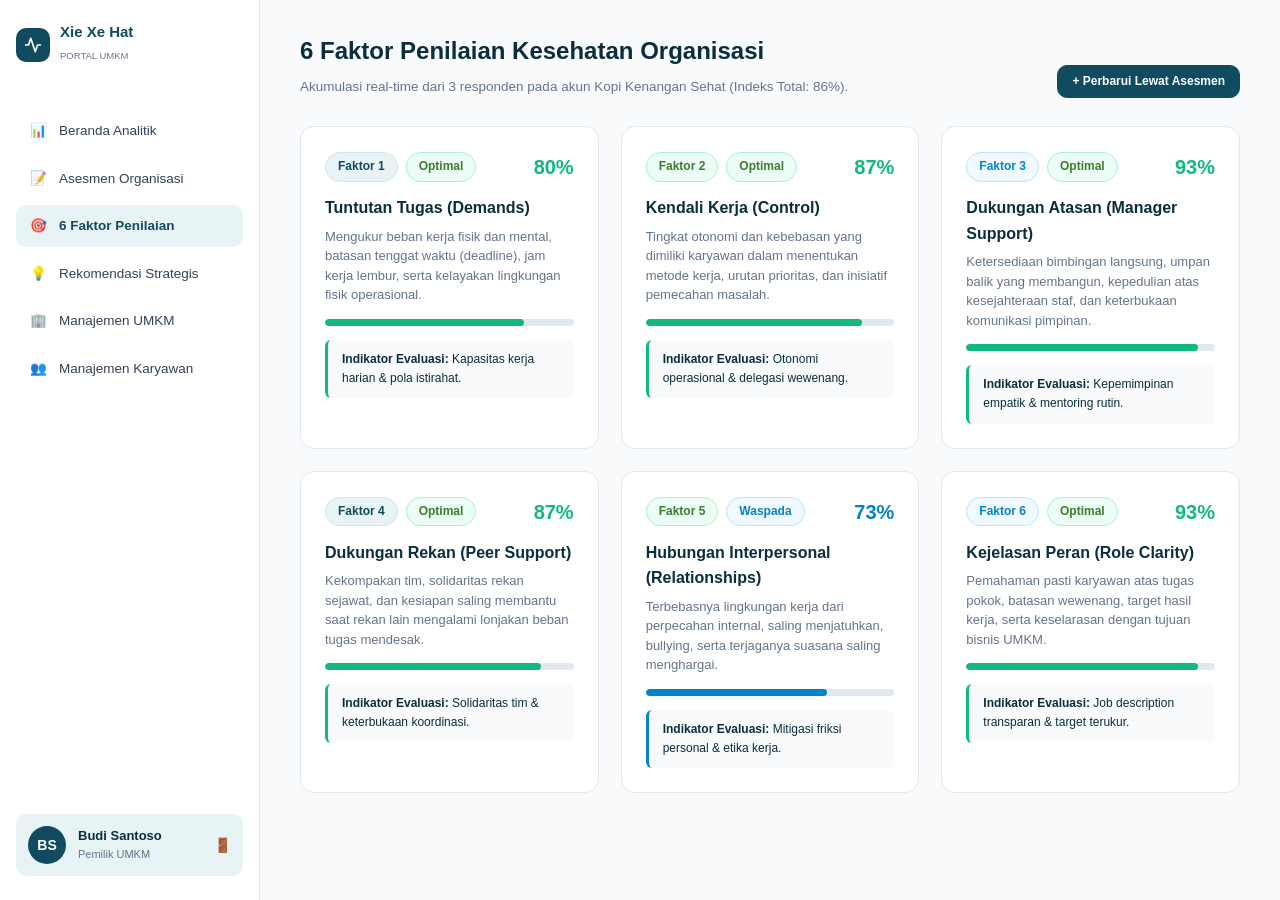
<file: enam-faktor.html>
<!DOCTYPE html>
<html lang="id">
<head>
    <meta charset="UTF-8">
    <meta name="viewport" content="width=device-width, initial-scale=1.0">
    <title>6 Faktor Penilaian - Xie Xe Hat</title>
    <link rel="stylesheet" href="css/style.css">
</head>
<body>

    <div class="app-layout">
        
        <!-- SIDEBAR -->
        <aside class="app-sidebar">
            <div style="display: flex; align-items: center; gap: 10px; margin-bottom: 20px;">
                <div class="nav-brand-logo" style="width: 34px; height: 34px;">
                    <svg width="18" height="18" viewBox="0 0 24 24" fill="none" stroke="currentColor" stroke-width="2.2" stroke-linecap="round" stroke-linejoin="round">
                        <path d="M22 12h-4l-3 9L9 3l-3 9H2" />
                    </svg>
                </div>
                <div>
                    <strong style="font-size: 15px; color: var(--primary); display: block; line-height: 1.1;">Xie Xe Hat</strong>
                    <span style="font-size: 9.5px; color: var(--text-muted); text-transform: uppercase;">Portal UMKM</span>
                </div>
            </div>

            <ul class="sidebar-nav">
                <li class="sidebar-item">
                    <a href="dashboard.html">
                        <span>📊</span> Beranda Analitik
                    </a>
                </li>
                <li class="sidebar-item">
                    <a href="asesmen.html">
                        <span>📝</span> Asesmen Organisasi
                    </a>
                </li>
                <li class="sidebar-item active">
                    <a href="enam-faktor.html">
                        <span>🎯</span> 6 Faktor Penilaian
                    </a>
                </li>
                <li class="sidebar-item">
                    <a href="rekomendasi.html">
                        <span>💡</span> Rekomendasi Strategis
                    </a>
                </li>
                <li class="sidebar-item">
                    <a href="manajemen-umkm.html">
                        <span>🏢</span> Manajemen UMKM
                    </a>
                </li>
                <li class="sidebar-item">
                    <a href="manajemen-karyawan.html">
                        <span>👥</span> Manajemen Karyawan
                    </a>
                </li>
            </ul>

            <div class="sidebar-profile">
                <div class="user-avatar">XX</div>
                <div style="flex-grow: 1; overflow: hidden;">
                    <div id="userName" style="font-size: 13px; font-weight: 700; color: var(--text-heading); white-space: nowrap; text-overflow: ellipsis; overflow: hidden;">
                        Memuat...
                    </div>
                    <div id="userRole" style="font-size: 11px; color: var(--text-muted);">
                        Akun
                    </div>
                </div>
                <button onclick="handleLogout()" style="background: none; border: none; cursor: pointer; color: var(--danger); font-size: 14px;" title="Keluar">
                    🚪
                </button>
            </div>
        </aside>

        <!-- MAIN CONTENT AREA -->
        <main class="app-main">
            
            <div style="display: flex; flex-wrap: wrap; justify-content: space-between; align-items: flex-end; gap: 16px; margin-bottom: 28px;">
                <div>
                    <h1 style="font-size: 24px; font-weight: 800; color: var(--text-heading); margin-bottom: 6px;">
                        6 Faktor Penilaian Kesehatan Organisasi
                    </h1>
                    <p id="factorsHeaderDesc" style="font-size: 13.5px; color: var(--text-muted);">
                        Memuat akumulasi skor dimensi operasional UMKM Anda.
                    </p>
                </div>
                <a href="asesmen.html" class="btn btn-primary btn-sm">+ Perbarui Lewat Asesmen</a>
            </div>

            <div id="factorsGrid" class="grid-2" style="gap: 22px;">
                <!-- Rendered dynamically by JS -->
            </div>

        </main>
    </div>

    <script src="js/app.js"></script>
    <script>
        function getStatusMeta(score, hasSubmissions) {
            if (!hasSubmissions) return { text: 'Belum Diukur', cls: 'badge-primary', color: '#64748B' };
            if (score >= 80) return { text: 'Optimal', cls: 'badge-sage', color: '#10B981' };
            if (score >= 65) return { text: 'Waspada', cls: 'badge-cyan', color: '#0284C7' };
            return { text: 'Perlu Intervensi', cls: 'badge-danger', color: '#EF4444' };
        }

        function renderFactorsPage() {
            const account = Store.getActiveAccount();
            if (!account) return;

            UI.syncSidebarProfile();
            const analysis = Store.getFactorAnalysis();
            const stats = Store.getParticipationStats();
            const hasSubmissions = stats.totalSubmissions > 0;

            document.getElementById('factorsHeaderDesc').textContent =
                `Akumulasi real-time dari ${stats.totalSubmissions} responden pada akun ${account.user.umkm || account.user.email} (Indeks Total: ${analysis.overall}%).`;

            const grid = document.getElementById('factorsGrid');
            grid.innerHTML = '';

            analysis.factors.forEach(f => {
                const st = getStatusMeta(f.score, hasSubmissions);
                const card = document.createElement('div');
                card.className = 'card';
                card.innerHTML = `
                    <div style="display: flex; justify-content: space-between; align-items: center; margin-bottom: 12px;">
                        <div style="display: flex; align-items: center; gap: 8px;">
                            <span class="badge ${f.badgeClass}">Faktor ${f.number}</span>
                            <span class="badge ${st.cls}">${st.text}</span>
                        </div>
                        <strong style="font-size: 20px; color: ${st.color};">${f.score}%</strong>
                    </div>
                    <h3 style="font-size: 16px; font-weight: 700; color: var(--text-heading); margin-bottom: 6px;">
                        ${f.label}
                    </h3>
                    <p style="font-size: 13px; color: var(--text-muted); line-height: 1.5; margin-bottom: 14px;">
                        ${f.description}
                    </p>
                    <div style="width: 100%; height: 7px; background: #E2E8F0; border-radius: 99px; overflow: hidden; margin-bottom: 14px;">
                        <div style="width: ${f.score}%; height: 100%; background: ${st.color}; border-radius: 99px; transition: width 0.35s ease;"></div>
                    </div>
                    <div style="font-size: 12px; color: var(--text-heading); background: var(--bg-base); padding: 10px 14px; border-radius: var(--radius-sm); border-left: 3px solid ${st.color};">
                        <strong>Indikator Evaluasi:</strong> ${f.indicator}
                    </div>
                `;
                grid.appendChild(card);
            });
        }

        document.addEventListener('DOMContentLoaded', async () => {
            renderFactorsPage();
            await Store.syncWithBackend();
            renderFactorsPage();
        });
    </script>
</body>
</html>
</file>
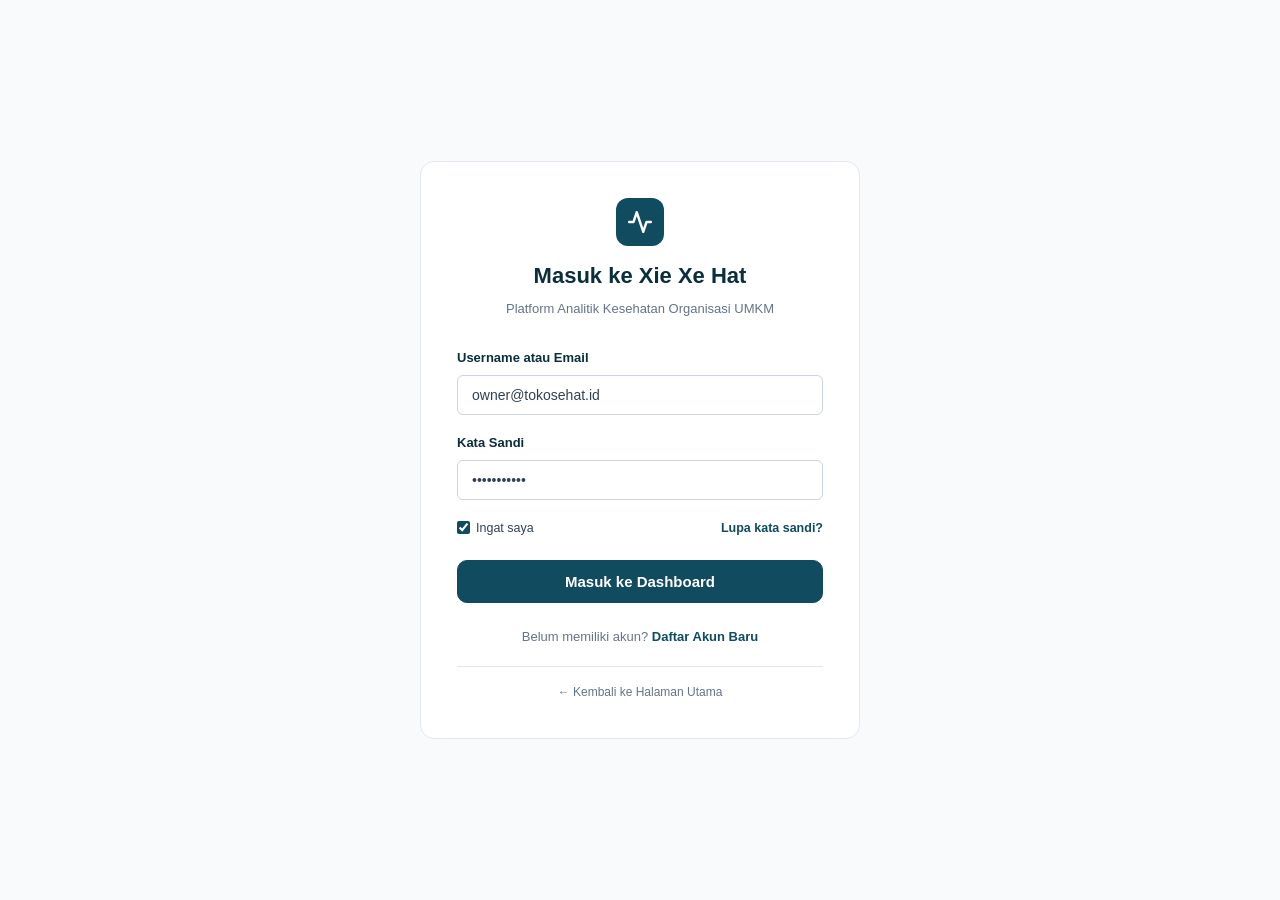
<file: login.html>
<!DOCTYPE html>
<html lang="id">
<head>
    <meta charset="UTF-8">
    <meta name="viewport" content="width=device-width, initial-scale=1.0">
    <title>Masuk - Xie Xe Hat</title>
    <link rel="stylesheet" href="css/style.css">
    <style>
        .auth-wrapper {
            min-height: 100vh;
            display: flex;
            align-items: center;
            justify-content: center;
            padding: 24px;
        }
        .auth-card {
            width: 100%;
            max-width: 440px;
            background: #FFFFFF;
            border: 1px solid var(--border-subtle);
            border-radius: var(--radius-lg);
            padding: 36px;
        }
    </style>
</head>
<body>

    <div class="auth-wrapper">
        <div class="auth-card">
            
            <!-- Brand -->
            <div style="text-align: center; margin-bottom: 28px;">
                <div style="width: 48px; height: 48px; background: var(--primary); border-radius: 12px; margin: 0 auto 12px; display: flex; align-items: center; justify-content: center; color: white;">
                    <svg width="26" height="26" viewBox="0 0 24 24" fill="none" stroke="currentColor" stroke-width="2.2" stroke-linecap="round" stroke-linejoin="round">
                        <path d="M22 12h-4l-3 9L9 3l-3 9H2" />
                    </svg>
                </div>
                <h1 style="font-size: 22px; font-weight: 800; color: var(--text-heading); margin-bottom: 6px;">Masuk ke Xie Xe Hat</h1>
                <p style="font-size: 13px; color: var(--text-muted);">Platform Analitik Kesehatan Organisasi UMKM</p>
            </div>

            <!-- Form -->
            <form id="loginForm" onsubmit="handleLogin(event)">
                <div class="form-group">
                    <label for="email">Username atau Email</label>
                    <input type="text" id="email" class="form-control" placeholder="owner@tokosehat.id" value="owner@tokosehat.id" required>
                </div>

                <div class="form-group">
                    <label for="password">Kata Sandi</label>
                    <input type="password" id="password" class="form-control" placeholder="••••••••" value="password123" required>
                </div>

                <div style="display: flex; justify-content: space-between; align-items: center; font-size: 12.5px; margin-bottom: 22px;">
                    <label style="display: flex; align-items: center; gap: 6px; cursor: pointer; color: var(--text-body);">
                        <input type="checkbox" checked style="accent-color: var(--primary);"> Ingat saya
                    </label>
                    <a href="#" style="color: var(--primary); font-weight: 600;">Lupa kata sandi?</a>
                </div>

                <button type="submit" class="btn btn-primary" style="width: 100%; padding: 12px; font-size: 15px;">
                    Masuk ke Dashboard
                </button>
            </form>

            <div style="text-align: center; margin-top: 24px; font-size: 13px; color: var(--text-muted);">
                Belum memiliki akun? <a href="register.html" style="color: var(--primary); font-weight: 700;">Daftar Akun Baru</a>
            </div>

            <div style="text-align: center; margin-top: 18px; padding-top: 16px; border-top: 1px solid var(--border-subtle); font-size: 12px;">
                <a href="index.html" style="color: var(--text-muted);">← Kembali ke Halaman Utama</a>
            </div>

        </div>
    </div>

    <script src="js/app.js"></script>
</body>
</html>
</file>
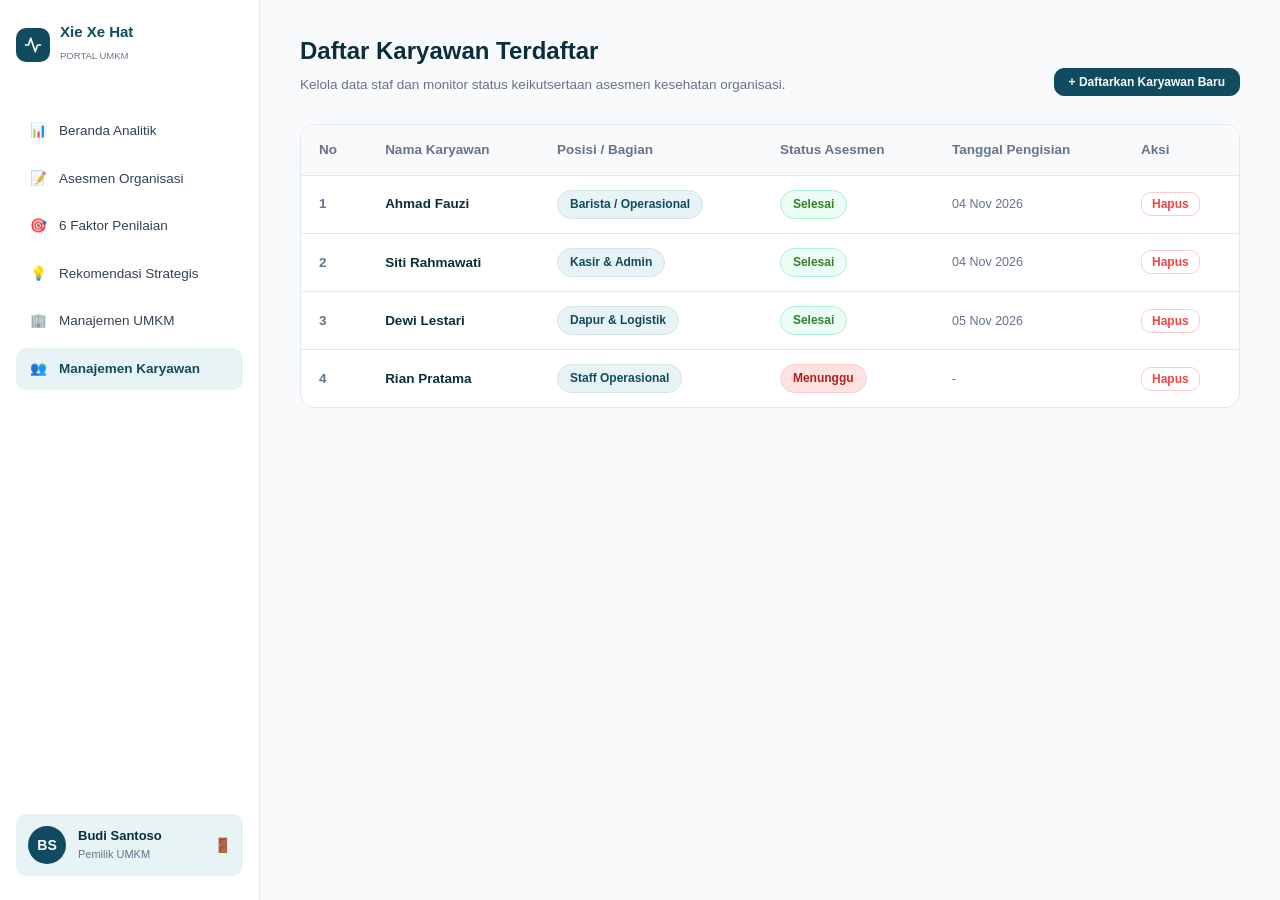
<file: manajemen-karyawan.html>
<!DOCTYPE html>
<html lang="id">
<head>
    <meta charset="UTF-8">
    <meta name="viewport" content="width=device-width, initial-scale=1.0">
    <title>Manajemen Karyawan - Xie Xe Hat</title>
    <link rel="stylesheet" href="css/style.css">
</head>
<body>

    <div class="app-layout">
        
        <!-- SIDEBAR -->
        <aside class="app-sidebar">
            <div style="display: flex; align-items: center; gap: 10px; margin-bottom: 20px;">
                <div class="nav-brand-logo" style="width: 34px; height: 34px;">
                    <svg width="18" height="18" viewBox="0 0 24 24" fill="none" stroke="currentColor" stroke-width="2.2" stroke-linecap="round" stroke-linejoin="round">
                        <path d="M22 12h-4l-3 9L9 3l-3 9H2" />
                    </svg>
                </div>
                <div>
                    <strong style="font-size: 15px; color: var(--primary); display: block; line-height: 1.1;">Xie Xe Hat</strong>
                    <span style="font-size: 9.5px; color: var(--text-muted); text-transform: uppercase;">Portal UMKM</span>
                </div>
            </div>

            <ul class="sidebar-nav">
                <li class="sidebar-item">
                    <a href="dashboard.html">
                        <span>📊</span> Beranda Analitik
                    </a>
                </li>
                <li class="sidebar-item">
                    <a href="asesmen.html">
                        <span>📝</span> Asesmen Organisasi
                    </a>
                </li>
                <li class="sidebar-item">
                    <a href="enam-faktor.html">
                        <span>🎯</span> 6 Faktor Penilaian
                    </a>
                </li>
                <li class="sidebar-item">
                    <a href="rekomendasi.html">
                        <span>💡</span> Rekomendasi Strategis
                    </a>
                </li>
                <li class="sidebar-item">
                    <a href="manajemen-umkm.html">
                        <span>🏢</span> Manajemen UMKM
                    </a>
                </li>
                <li class="sidebar-item active">
                    <a href="manajemen-karyawan.html">
                        <span>👥</span> Manajemen Karyawan
                    </a>
                </li>
            </ul>

            <div class="sidebar-profile">
                <div class="user-avatar">XX</div>
                <div style="flex-grow: 1; overflow: hidden;">
                    <div id="userName" style="font-size: 13px; font-weight: 700; color: var(--text-heading); white-space: nowrap; text-overflow: ellipsis; overflow: hidden;">
                        Memuat...
                    </div>
                    <div id="userRole" style="font-size: 11px; color: var(--text-muted);">
                        Akun
                    </div>
                </div>
                <button onclick="handleLogout()" style="background: none; border: none; cursor: pointer; color: var(--danger); font-size: 14px;" title="Keluar">
                    🚪
                </button>
            </div>
        </aside>

        <!-- MAIN CONTENT AREA -->
        <main class="app-main">
            
            <div style="display: flex; flex-wrap: wrap; justify-content: space-between; align-items: flex-end; gap: 16px; margin-bottom: 28px;">
                <div>
                    <h1 style="font-size: 24px; font-weight: 800; color: var(--text-heading); margin-bottom: 4px;">
                        Daftar Karyawan Terdaftar
                    </h1>
                    <p style="font-size: 13.5px; color: var(--text-muted);">
                        Kelola data staf dan monitor status keikutsertaan asesmen kesehatan organisasi.
                    </p>
                </div>
                <button onclick="openModal()" class="btn btn-primary btn-sm">
                    + Daftarkan Karyawan Baru
                </button>
            </div>

            <!-- Table of Employees -->
            <div class="table-wrapper">
                <table>
                    <thead>
                        <tr>
                            <th>No</th>
                            <th>Nama Karyawan</th>
                            <th>Posisi / Bagian</th>
                            <th>Status Asesmen</th>
                            <th>Tanggal Pengisian</th>
                            <th>Aksi</th>
                        </tr>
                    </thead>
                    <tbody id="empTableBody">
                        <!-- Populated by JS -->
                    </tbody>
                </table>
            </div>

        </main>
    </div>

    <!-- MODAL TAMBAH KARYAWAN -->
    <div id="empModal" class="modal-overlay">
        <div class="modal-content">
            <div style="display: flex; justify-content: space-between; align-items: center; margin-bottom: 20px;">
                <h3 style="font-size: 17px; font-weight: 800; color: var(--text-heading);">Daftarkan Karyawan Baru</h3>
                <button onclick="closeModal()" style="background: none; border: none; font-size: 18px; cursor: pointer; color: var(--text-muted);">✕</button>
            </div>

            <form onsubmit="saveNewEmployee(event)">
                <div class="form-group">
                    <label for="newEmpName">Nama Lengkap</label>
                    <input type="text" id="newEmpName" class="form-control" placeholder="Contoh: Rian Pratama" required>
                </div>
                <div class="form-group">
                    <label for="newEmpRole">Jabatan / Divisi</label>
                    <input type="text" id="newEmpRole" class="form-control" placeholder="Contoh: Barista, Kasir, Dapur" required>
                </div>

                <div style="display: flex; justify-content: flex-end; gap: 10px; margin-top: 24px;">
                    <button type="button" onclick="closeModal()" class="btn btn-outline">Batal</button>
                    <button type="submit" class="btn btn-primary">Daftarkan Karyawan</button>
                </div>
            </form>
        </div>
    </div>

    <script src="js/app.js"></script>
    <script>
        function renderTable() {
            const list = Store.get().employees || [];
            const tbody = document.getElementById('empTableBody');
            tbody.innerHTML = '';

            list.forEach((item, idx) => {
                const tr = document.createElement('tr');
                const badgeClass = item.status === 'Selesai' ? 'badge-sage' : 'badge-danger';

                const tdIdx = document.createElement('td');
                tdIdx.style.cssText = 'font-weight: 700; color: var(--text-muted);';
                tdIdx.textContent = String(idx + 1);

                const tdName = document.createElement('td');
                const strongName = document.createElement('strong');
                strongName.style.color = 'var(--text-heading)';
                strongName.textContent = item.name || '-';
                tdName.appendChild(strongName);

                const tdRole = document.createElement('td');
                const roleBadge = document.createElement('span');
                roleBadge.className = 'badge badge-primary';
                roleBadge.textContent = item.role || '-';
                tdRole.appendChild(roleBadge);

                const tdStatus = document.createElement('td');
                const statusBadge = document.createElement('span');
                statusBadge.className = `badge ${badgeClass}`;
                statusBadge.textContent = item.status || 'Menunggu';
                tdStatus.appendChild(statusBadge);

                const tdDate = document.createElement('td');
                tdDate.style.cssText = 'color: var(--text-muted); font-size: 12.5px;';
                tdDate.textContent = item.date || '-';

                const tdAction = document.createElement('td');
                const delBtn = document.createElement('button');
                delBtn.type = 'button';
                delBtn.className = 'btn btn-outline btn-sm';
                delBtn.style.cssText = 'color: var(--danger); border-color: #FECACA; padding: 4px 10px;';
                delBtn.textContent = 'Hapus';
                delBtn.addEventListener('click', () => deleteEmployee(item.id));
                tdAction.appendChild(delBtn);

                tr.append(tdIdx, tdName, tdRole, tdStatus, tdDate, tdAction);
                tbody.appendChild(tr);
            });
        }

        function openModal() {
            document.getElementById('empModal').classList.add('active');
        }

        function closeModal() {
            document.getElementById('empModal').classList.remove('active');
        }

        async function saveNewEmployee(e) {
            e.preventDefault();
            const name = document.getElementById('newEmpName').value.trim();
            const role = document.getElementById('newEmpRole').value.trim();

            await Store.saveEmployee({
                name: name,
                role: role
            });
            closeModal();
            renderTable();
        }

        async function deleteEmployee(id) {
            if (confirm('Hapus karyawan ini dari database?')) {
                await Store.deleteEmployee(id);
                renderTable();
            }
        }

        document.addEventListener('DOMContentLoaded', async () => {
            renderTable();
            await Store.syncWithBackend();
            renderTable();
        });
    </script>
</body>
</html>
</file>
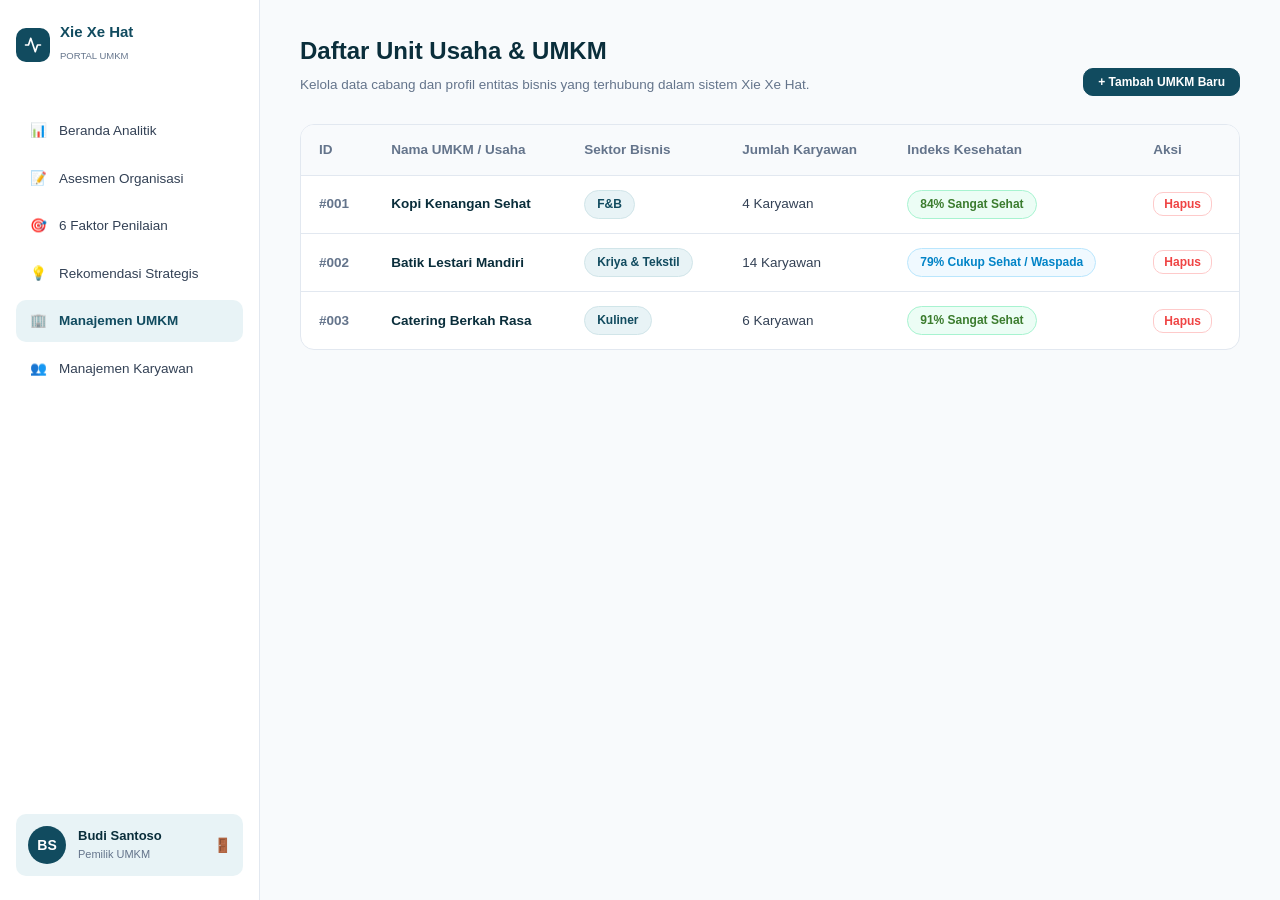
<file: manajemen-umkm.html>
<!DOCTYPE html>
<html lang="id">
<head>
    <meta charset="UTF-8">
    <meta name="viewport" content="width=device-width, initial-scale=1.0">
    <title>Manajemen UMKM - Xie Xe Hat</title>
    <link rel="stylesheet" href="css/style.css">
</head>
<body>

    <div class="app-layout">
        
        <!-- SIDEBAR -->
        <aside class="app-sidebar">
            <div style="display: flex; align-items: center; gap: 10px; margin-bottom: 20px;">
                <div class="nav-brand-logo" style="width: 34px; height: 34px;">
                    <svg width="18" height="18" viewBox="0 0 24 24" fill="none" stroke="currentColor" stroke-width="2.2" stroke-linecap="round" stroke-linejoin="round">
                        <path d="M22 12h-4l-3 9L9 3l-3 9H2" />
                    </svg>
                </div>
                <div>
                    <strong style="font-size: 15px; color: var(--primary); display: block; line-height: 1.1;">Xie Xe Hat</strong>
                    <span style="font-size: 9.5px; color: var(--text-muted); text-transform: uppercase;">Portal UMKM</span>
                </div>
            </div>

            <ul class="sidebar-nav">
                <li class="sidebar-item">
                    <a href="dashboard.html">
                        <span>📊</span> Beranda Analitik
                    </a>
                </li>
                <li class="sidebar-item">
                    <a href="asesmen.html">
                        <span>📝</span> Asesmen Organisasi
                    </a>
                </li>
                <li class="sidebar-item">
                    <a href="enam-faktor.html">
                        <span>🎯</span> 6 Faktor Penilaian
                    </a>
                </li>
                <li class="sidebar-item">
                    <a href="rekomendasi.html">
                        <span>💡</span> Rekomendasi Strategis
                    </a>
                </li>
                <li class="sidebar-item active">
                    <a href="manajemen-umkm.html">
                        <span>🏢</span> Manajemen UMKM
                    </a>
                </li>
                <li class="sidebar-item">
                    <a href="manajemen-karyawan.html">
                        <span>👥</span> Manajemen Karyawan
                    </a>
                </li>
            </ul>

            <div class="sidebar-profile">
                <div class="user-avatar">XX</div>
                <div style="flex-grow: 1; overflow: hidden;">
                    <div id="userName" style="font-size: 13px; font-weight: 700; color: var(--text-heading); white-space: nowrap; text-overflow: ellipsis; overflow: hidden;">
                        Memuat...
                    </div>
                    <div id="userRole" style="font-size: 11px; color: var(--text-muted);">
                        Akun
                    </div>
                </div>
                <button onclick="handleLogout()" style="background: none; border: none; cursor: pointer; color: var(--danger); font-size: 14px;" title="Keluar">
                    🚪
                </button>
            </div>
        </aside>

        <!-- MAIN CONTENT AREA -->
        <main class="app-main">
            
            <div style="display: flex; flex-wrap: wrap; justify-content: space-between; align-items: flex-end; gap: 16px; margin-bottom: 28px;">
                <div>
                    <h1 style="font-size: 24px; font-weight: 800; color: var(--text-heading); margin-bottom: 4px;">
                        Daftar Unit Usaha & UMKM
                    </h1>
                    <p style="font-size: 13.5px; color: var(--text-muted);">
                        Kelola data cabang dan profil entitas bisnis yang terhubung dalam sistem Xie Xe Hat.
                    </p>
                </div>
                <button onclick="openModal()" class="btn btn-primary btn-sm">
                    + Tambah UMKM Baru
                </button>
            </div>

            <!-- Table of UMKMs -->
            <div class="table-wrapper">
                <table>
                    <thead>
                        <tr>
                            <th>ID</th>
                            <th>Nama UMKM / Usaha</th>
                            <th>Sektor Bisnis</th>
                            <th>Jumlah Karyawan</th>
                            <th>Indeks Kesehatan</th>
                            <th>Aksi</th>
                        </tr>
                    </thead>
                    <tbody id="umkmTableBody">
                        <!-- Populated by JS -->
                    </tbody>
                </table>
            </div>

        </main>
    </div>

    <!-- MODAL TAMBAH UMKM -->
    <div id="umkmModal" class="modal-overlay">
        <div class="modal-content">
            <div style="display: flex; justify-content: space-between; align-items: center; margin-bottom: 20px;">
                <h3 style="font-size: 17px; font-weight: 800; color: var(--text-heading);">Tambah Unit Usaha Baru</h3>
                <button onclick="closeModal()" style="background: none; border: none; font-size: 18px; cursor: pointer; color: var(--text-muted);">✕</button>
            </div>

            <form onsubmit="saveNewUmkm(event)">
                <div class="form-group">
                    <label for="newUmkmName">Nama Usaha / Cabang</label>
                    <input type="text" id="newUmkmName" class="form-control" placeholder="Contoh: Bakery Barokah" required>
                </div>
                <div class="form-group">
                    <label for="newUmkmSektor">Sektor Usaha</label>
                    <input type="text" id="newUmkmSektor" class="form-control" placeholder="Contoh: Kuliner, Retail, Jasa" required>
                </div>
                <div class="form-group">
                    <label for="newUmkmKaryawan">Estimasi Jumlah Karyawan</label>
                    <input type="number" id="newUmkmKaryawan" class="form-control" placeholder="Contoh: 10" min="1" required>
                </div>

                <div style="display: flex; justify-content: flex-end; gap: 10px; margin-top: 24px;">
                    <button type="button" onclick="closeModal()" class="btn btn-outline">Batal</button>
                    <button type="submit" class="btn btn-primary">Simpan UMKM</button>
                </div>
            </form>
        </div>
    </div>

    <script src="js/app.js"></script>
    <script>
        function renderTable() {
            const list = Store.get().umkmList || [];
            const tbody = document.getElementById('umkmTableBody');
            tbody.innerHTML = '';

            list.forEach(item => {
                const tr = document.createElement('tr');
                const cat = item.skor > 0 ? Store.getHealthCategory(item.skor) : { label: 'Belum Diukur', class: 'badge-primary' };

                const tdId = document.createElement('td');
                tdId.style.cssText = 'font-weight: 700; color: var(--text-muted);';
                tdId.textContent = `#00${Number(item.id) || 0}`;

                const tdName = document.createElement('td');
                const strongName = document.createElement('strong');
                strongName.style.color = 'var(--text-heading)';
                strongName.textContent = item.name || '-';
                tdName.appendChild(strongName);

                const tdSektor = document.createElement('td');
                const sektorBadge = document.createElement('span');
                sektorBadge.className = 'badge badge-primary';
                sektorBadge.textContent = item.sektor || '-';
                tdSektor.appendChild(sektorBadge);

                const tdCount = document.createElement('td');
                tdCount.textContent = `${Number(item.karyawanCount) || 0} Karyawan`;

                const tdSkor = document.createElement('td');
                const skorBadge = document.createElement('span');
                skorBadge.className = `badge ${cat.class}`;
                skorBadge.textContent = `${Number(item.skor) || 0}% ${cat.label}`;
                tdSkor.appendChild(skorBadge);

                const tdAction = document.createElement('td');
                const delBtn = document.createElement('button');
                delBtn.type = 'button';
                delBtn.className = 'btn btn-outline btn-sm';
                delBtn.style.cssText = 'color: var(--danger); border-color: #FECACA; padding: 4px 10px;';
                delBtn.textContent = 'Hapus';
                delBtn.addEventListener('click', () => deleteUmkm(item.id));
                tdAction.appendChild(delBtn);

                tr.append(tdId, tdName, tdSektor, tdCount, tdSkor, tdAction);
                tbody.appendChild(tr);
            });
        }

        function openModal() {
            document.getElementById('umkmModal').classList.add('active');
        }

        function closeModal() {
            document.getElementById('umkmModal').classList.remove('active');
        }

        async function saveNewUmkm(e) {
            e.preventDefault();
            const name = document.getElementById('newUmkmName').value.trim();
            const sektor = document.getElementById('newUmkmSektor').value.trim();
            const count = parseInt(document.getElementById('newUmkmKaryawan').value || 5);

            await Store.saveUmkm({
                name: name,
                sektor: sektor,
                karyawanCount: count,
                skor: 85
            });
            closeModal();
            renderTable();
        }

        async function deleteUmkm(id) {
            if (confirm('Hapus unit usaha ini dari database?')) {
                await Store.deleteUmkm(id);
                renderTable();
            }
        }

        document.addEventListener('DOMContentLoaded', async () => {
            renderTable();
            await Store.syncWithBackend();
            renderTable();
        });
    </script>
</body>
</html>
</file>
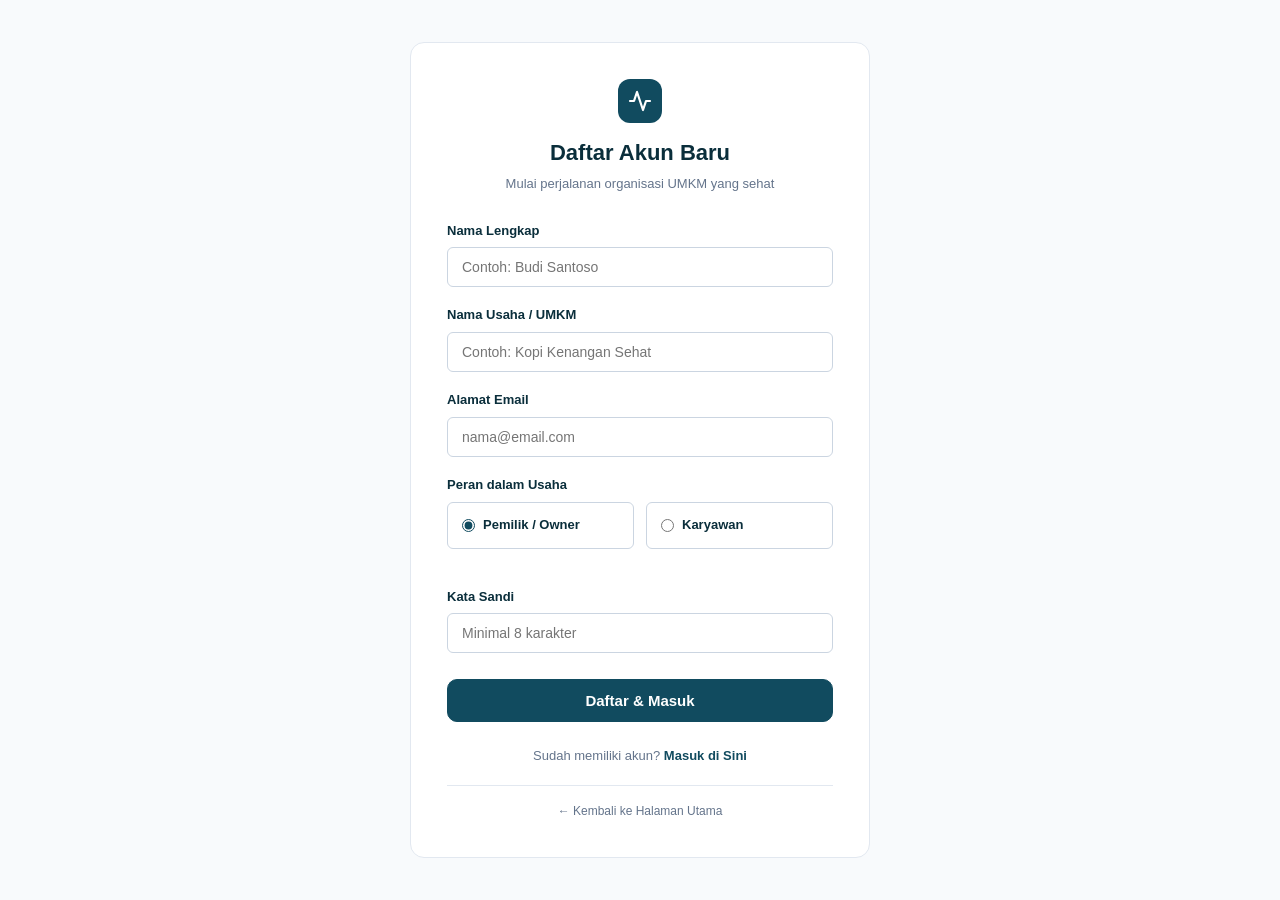
<file: register.html>
<!DOCTYPE html>
<html lang="id">
<head>
    <meta charset="UTF-8">
    <meta name="viewport" content="width=device-width, initial-scale=1.0">
    <title>Daftar Akun - Xie Xe Hat</title>
    <link rel="stylesheet" href="css/style.css">
    <style>
        .auth-wrapper {
            min-height: 100vh;
            display: flex;
            align-items: center;
            justify-content: center;
            padding: 30px 20px;
        }
        .auth-card {
            width: 100%;
            max-width: 460px;
            background: #FFFFFF;
            border: 1px solid var(--border-subtle);
            border-radius: var(--radius-lg);
            padding: 36px;
        }
        .role-selector {
            display: grid;
            grid-template-columns: 1fr 1fr;
            gap: 12px;
            margin-bottom: 20px;
        }
        .role-option {
            display: flex;
            align-items: center;
            gap: 8px;
            padding: 12px 14px;
            border: 1px solid var(--border-hover);
            border-radius: var(--radius-sm);
            cursor: pointer;
            font-size: 13px;
            font-weight: 600;
        }
        .role-option input[type="radio"] {
            accent-color: var(--primary);
        }
    </style>
</head>
<body>

    <div class="auth-wrapper">
        <div class="auth-card">
            
            <div style="text-align: center; margin-bottom: 26px;">
                <div style="width: 44px; height: 44px; background: var(--primary); border-radius: 12px; margin: 0 auto 12px; display: flex; align-items: center; justify-content: center; color: white;">
                    <svg width="24" height="24" viewBox="0 0 24 24" fill="none" stroke="currentColor" stroke-width="2.2" stroke-linecap="round" stroke-linejoin="round">
                        <path d="M22 12h-4l-3 9L9 3l-3 9H2" />
                    </svg>
                </div>
                <h1 style="font-size: 22px; font-weight: 800; color: var(--text-heading); margin-bottom: 4px;">Daftar Akun Baru</h1>
                <p style="font-size: 13px; color: var(--text-muted);">Mulai perjalanan organisasi UMKM yang sehat</p>
            </div>

            <form id="registerForm" onsubmit="handleRegister(event)">
                <div class="form-group">
                    <label for="name">Nama Lengkap</label>
                    <input type="text" id="name" class="form-control" placeholder="Contoh: Budi Santoso" required>
                </div>

                <div class="form-group">
                    <label for="umkm">Nama Usaha / UMKM</label>
                    <input type="text" id="umkm" class="form-control" placeholder="Contoh: Kopi Kenangan Sehat" required>
                </div>

                <div class="form-group">
                    <label for="email">Alamat Email</label>
                    <input type="email" id="email" class="form-control" placeholder="nama@email.com" required>
                </div>

                <div class="form-group">
                    <label>Peran dalam Usaha</label>
                    <div class="role-selector">
                        <label class="role-option">
                            <input type="radio" name="role" value="owner" checked>
                            <span>Pemilik / Owner</span>
                        </label>
                        <label class="role-option">
                            <input type="radio" name="role" value="employee">
                            <span>Karyawan</span>
                        </label>
                    </div>
                </div>

                <div class="form-group">
                    <label for="password">Kata Sandi</label>
                    <input type="password" id="password" class="form-control" placeholder="Minimal 8 karakter" required>
                </div>

                <button type="submit" class="btn btn-primary" style="width: 100%; padding: 12px; font-size: 15px; margin-top: 8px;">
                    Daftar & Masuk
                </button>
            </form>

            <div style="text-align: center; margin-top: 24px; font-size: 13px; color: var(--text-muted);">
                Sudah memiliki akun? <a href="login.html" style="color: var(--primary); font-weight: 700;">Masuk di Sini</a>
            </div>

            <div style="text-align: center; margin-top: 18px; padding-top: 16px; border-top: 1px solid var(--border-subtle); font-size: 12px;">
                <a href="index.html" style="color: var(--text-muted);">← Kembali ke Halaman Utama</a>
            </div>

        </div>
    </div>

    <script src="js/app.js"></script>
</body>
</html>
</file>
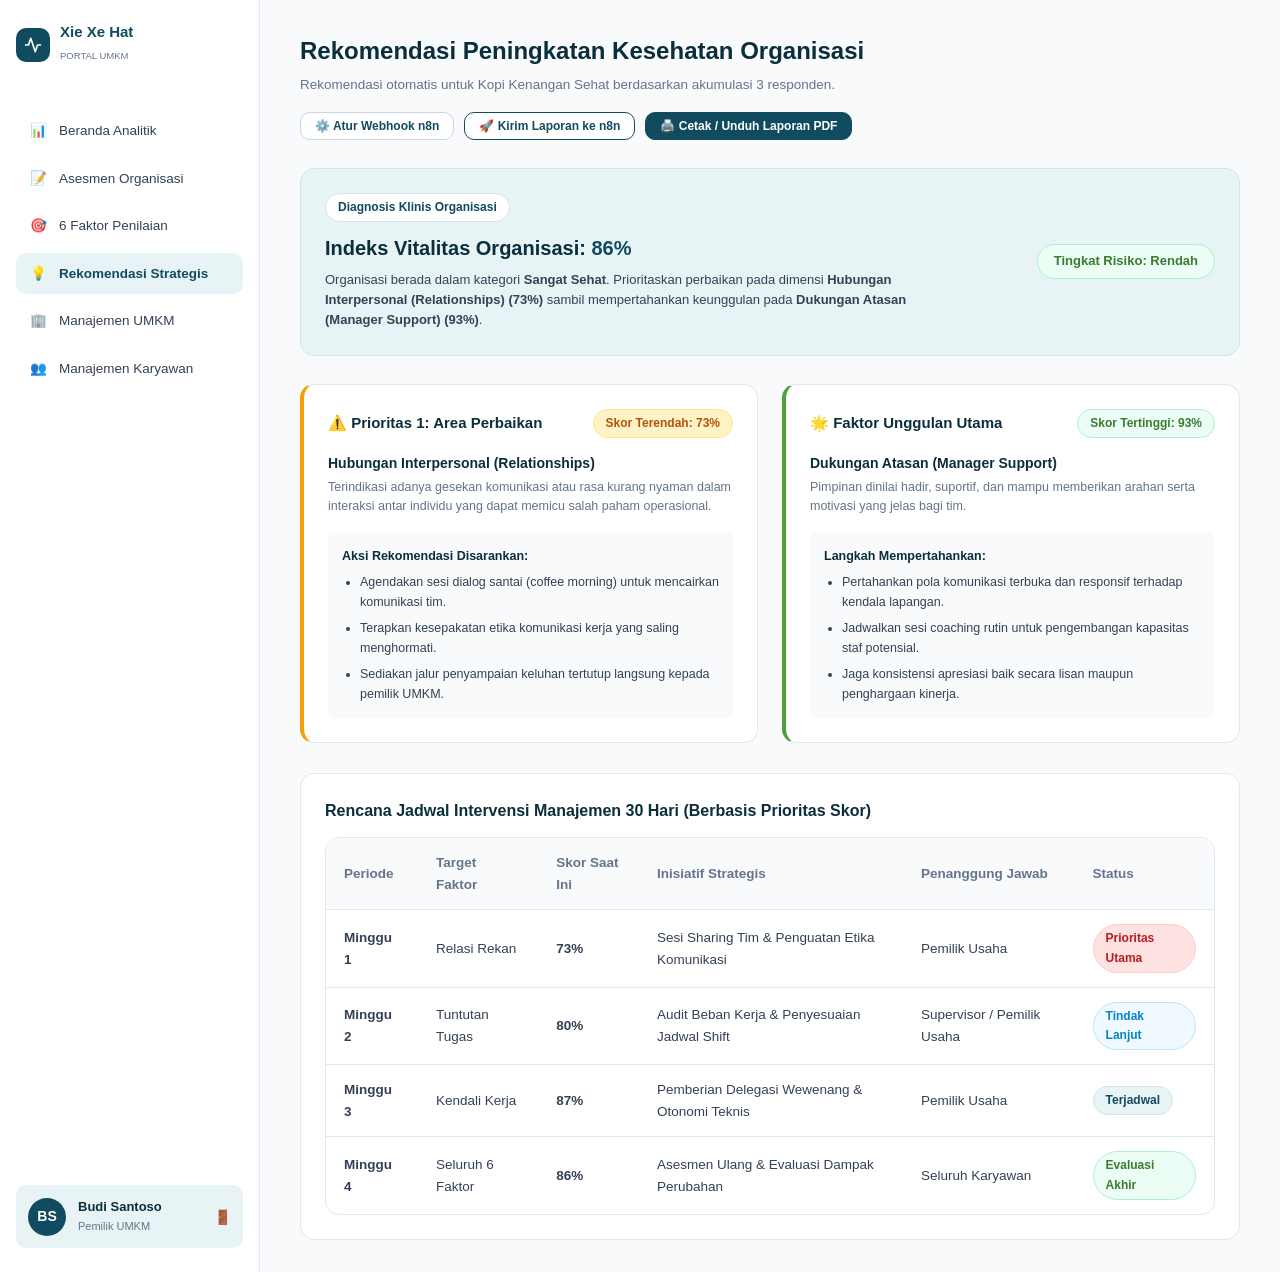
<file: rekomendasi.html>
<!DOCTYPE html>
<html lang="id">
<head>
    <meta charset="UTF-8">
    <meta name="viewport" content="width=device-width, initial-scale=1.0">
    <title>Rekomendasi Strategis - Xie Xe Hat</title>
    <link rel="stylesheet" href="css/style.css">
    <style>
        @media print {
            .app-sidebar, .no-print {
                display: none !important;
            }
            .app-main {
                padding: 0 !important;
                background: white !important;
            }
            .card {
                border: 1px solid #000 !important;
            }
        }
    </style>
</head>
<body>

    <div class="app-layout">
        
        <!-- SIDEBAR -->
        <aside class="app-sidebar">
            <div style="display: flex; align-items: center; gap: 10px; margin-bottom: 20px;">
                <div class="nav-brand-logo" style="width: 34px; height: 34px;">
                    <svg width="18" height="18" viewBox="0 0 24 24" fill="none" stroke="currentColor" stroke-width="2.2" stroke-linecap="round" stroke-linejoin="round">
                        <path d="M22 12h-4l-3 9L9 3l-3 9H2" />
                    </svg>
                </div>
                <div>
                    <strong style="font-size: 15px; color: var(--primary); display: block; line-height: 1.1;">Xie Xe Hat</strong>
                    <span style="font-size: 9.5px; color: var(--text-muted); text-transform: uppercase;">Portal UMKM</span>
                </div>
            </div>

            <ul class="sidebar-nav">
                <li class="sidebar-item">
                    <a href="dashboard.html">
                        <span>📊</span> Beranda Analitik
                    </a>
                </li>
                <li class="sidebar-item">
                    <a href="asesmen.html">
                        <span>📝</span> Asesmen Organisasi
                    </a>
                </li>
                <li class="sidebar-item">
                    <a href="enam-faktor.html">
                        <span>🎯</span> 6 Faktor Penilaian
                    </a>
                </li>
                <li class="sidebar-item active">
                    <a href="rekomendasi.html">
                        <span>💡</span> Rekomendasi Strategis
                    </a>
                </li>
                <li class="sidebar-item">
                    <a href="manajemen-umkm.html">
                        <span>🏢</span> Manajemen UMKM
                    </a>
                </li>
                <li class="sidebar-item">
                    <a href="manajemen-karyawan.html">
                        <span>👥</span> Manajemen Karyawan
                    </a>
                </li>
            </ul>

            <div class="sidebar-profile">
                <div class="user-avatar">XX</div>
                <div style="flex-grow: 1; overflow: hidden;">
                    <div id="userName" style="font-size: 13px; font-weight: 700; color: var(--text-heading); white-space: nowrap; text-overflow: ellipsis; overflow: hidden;">
                        Memuat...
                    </div>
                    <div id="userRole" style="font-size: 11px; color: var(--text-muted);">
                        Akun
                    </div>
                </div>
                <button onclick="handleLogout()" style="background: none; border: none; cursor: pointer; color: var(--danger); font-size: 14px;" title="Keluar">
                    🚪
                </button>
            </div>
        </aside>

        <!-- MAIN CONTENT AREA -->
        <main class="app-main">
            
            <div style="display: flex; flex-wrap: wrap; justify-content: space-between; align-items: flex-end; gap: 16px; margin-bottom: 28px;">
                <div>
                    <h1 style="font-size: 24px; font-weight: 800; color: var(--text-heading); margin-bottom: 4px;">
                        Rekomendasi Peningkatan Kesehatan Organisasi
                    </h1>
                    <p id="recHeaderSub" style="font-size: 13.5px; color: var(--text-muted);">
                        Langkah intervensi manajerial otomatis berdasarkan hasil akumulasi kuesioner UMKM Anda.
                    </p>
                </div>
                <div class="no-print" style="display: flex; gap: 10px; flex-wrap: wrap;">
                    <button onclick="openWebhookModal()" class="btn btn-outline btn-sm">
                        ⚙️ Atur Webhook n8n
                    </button>
                    <button onclick="triggerReportWebhook()" class="btn btn-outline btn-sm" style="border-color: var(--primary); color: var(--primary);">
                        🚀 Kirim Laporan ke n8n
                    </button>
                    <button onclick="window.print()" class="btn btn-primary btn-sm">
                        🖨️ Cetak / Unduh Laporan PDF
                    </button>
                </div>
            </div>

            <!-- Hero Recommendation Banner -->
            <div class="card" style="margin-bottom: 28px; background-color: var(--primary-subtle); border-color: #D1E5E9;">
                <div style="display: flex; flex-wrap: wrap; align-items: center; justify-content: space-between; gap: 20px;">
                    <div>
                        <div class="badge badge-primary" style="margin-bottom: 10px; background: white;">
                            Diagnosis Klinis Organisasi
                        </div>
                        <h2 style="font-size: 20px; font-weight: 800; color: var(--text-heading); margin-bottom: 6px;">
                            Indeks Vitalitas Organisasi: <span id="recOverallScore" style="color: var(--primary);">0%</span>
                        </h2>
                        <p id="recCategoryDesc" style="font-size: 13px; color: var(--text-body); max-width: 620px; line-height: 1.55;">
                            Memuat analisis diagnosis...
                        </p>
                    </div>

                    <div style="text-align: right;">
                        <span id="recRiskBadge" class="badge badge-primary" style="font-size: 13px; padding: 6px 16px;">
                            Tingkat Risiko: -
                        </span>
                    </div>
                </div>
            </div>

            <!-- Dynamic Priority Grid -->
            <div class="grid-2" style="gap: 24px; margin-bottom: 30px;">
                
                <!-- Area Prioritas Perbaikan (Faktor Terendah Dinamis) -->
                <div id="lowestCard" class="card" style="border-left: 4px solid var(--warning);">
                    <div style="display: flex; justify-content: space-between; align-items: center; margin-bottom: 14px;">
                        <h3 style="font-size: 15px; font-weight: 800; color: var(--text-heading);">
                            ⚠️ Prioritas 1: Area Perbaikan
                        </h3>
                        <span id="lowestBadge" class="badge" style="background: var(--warning-subtle); color: #B45309; border-color: #FDE68A;">
                            Skor Terendah: 0%
                        </span>
                    </div>

                    <h4 id="lowestTitle" style="font-size: 14px; font-weight: 700; color: var(--text-heading); margin-bottom: 4px;">
                        -
                    </h4>
                    <p id="lowestDesc" style="font-size: 12.5px; color: var(--text-muted); line-height: 1.5; margin-bottom: 16px;">
                        -
                    </p>

                    <div style="background: var(--bg-base); padding: 14px; border-radius: var(--radius-sm); font-size: 12.5px;">
                        <strong style="color: var(--text-heading); display: block; margin-bottom: 6px;">Aksi Rekomendasi Disarankan:</strong>
                        <ul id="lowestActions" style="padding-left: 18px; color: var(--text-body); display: flex; flex-direction: column; gap: 6px;">
                        </ul>
                    </div>
                </div>

                <!-- Faktor Unggulan (Faktor Tertinggi Dinamis) -->
                <div class="card" style="border-left: 4px solid var(--accent-sage);">
                    <div style="display: flex; justify-content: space-between; align-items: center; margin-bottom: 14px;">
                        <h3 style="font-size: 15px; font-weight: 800; color: var(--text-heading);">
                            🌟 Faktor Unggulan Utama
                        </h3>
                        <span id="highestBadge" class="badge badge-sage">
                            Skor Tertinggi: 0%
                        </span>
                    </div>

                    <h4 id="highestTitle" style="font-size: 14px; font-weight: 700; color: var(--text-heading); margin-bottom: 4px;">
                        -
                    </h4>
                    <p id="highestDesc" style="font-size: 12.5px; color: var(--text-muted); line-height: 1.5; margin-bottom: 16px;">
                        -
                    </p>

                    <div style="background: var(--bg-base); padding: 14px; border-radius: var(--radius-sm); font-size: 12.5px;">
                        <strong style="color: var(--text-heading); display: block; margin-bottom: 6px;">Langkah Mempertahankan:</strong>
                        <ul id="highestActions" style="padding-left: 18px; color: var(--text-body); display: flex; flex-direction: column; gap: 6px;">
                        </ul>
                    </div>
                </div>

            </div>

            <!-- Dynamic 30-Day Action Roadmap Table -->
            <div class="card">
                <h3 style="font-size: 16px; font-weight: 800; color: var(--text-heading); margin-bottom: 14px;">
                    Rencana Jadwal Intervensi Manajemen 30 Hari (Berbasis Prioritas Skor)
                </h3>
                <div class="table-wrapper">
                    <table>
                        <thead>
                            <tr>
                                <th>Periode</th>
                                <th>Target Faktor</th>
                                <th>Skor Saat Ini</th>
                                <th>Inisiatif Strategis</th>
                                <th>Penanggung Jawab</th>
                                <th>Status</th>
                            </tr>
                        </thead>
                        <tbody id="roadmapTableBody">
                            <!-- Rendered dynamically by JS -->
                        </tbody>
                    </table>
                </div>
            </div>

        </main>
    </div>

    <!-- MODAL STATUS KEAMANAN WEBHOOK N8N -->
    <div id="webhookModal" class="modal-overlay">
        <div class="modal-content">
            <div style="display: flex; justify-content: space-between; align-items: center; margin-bottom: 16px;">
                <h3 style="font-size: 17px; font-weight: 800; color: var(--text-heading);">Keamanan Relay Webhook n8n</h3>
                <button onclick="closeWebhookModal()" style="background: none; border: none; font-size: 18px; cursor: pointer; color: var(--text-muted);">✕</button>
            </div>
            <p style="font-size: 12.5px; color: var(--text-muted); margin-bottom: 14px; line-height: 1.55;">
                Untuk mencegah kebocoran URL Webhook n8n di browser dan melindungi endpoint dari spam, seluruh payload sekarang dikirim melalui proxy server-side (<code>webhook-proxy.php</code>).
            </p>
            <div style="background: #F8FAFC; border: 1px solid var(--border); border-radius: 8px; padding: 14px; font-size: 12.5px; color: var(--text-body); line-height: 1.6;">
                <div>✅ <strong>URL n8n Tersembunyi:</strong> Disimpan aman sebagai konstanta PHP di server.</div>
                <div>✅ <strong>HMAC-SHA256 Signature:</strong> Header <code>X-XXH-Signature</code> + <code>X-XXH-Timestamp</code> (anti-replay 5 menit).</div>
                <div>✅ <strong>Rate Limiting:</strong> Cooldown 60 detik di client + maks 5 req/menit per akun di MySQL.</div>
                <div>✅ <strong>CORS Ketat:</strong> Hanya mengizinkan origin <code>https://xiexehat.page.gd</code>.</div>
            </div>
            <div style="display: flex; justify-content: flex-end; gap: 10px; margin-top: 20px;">
                <button type="button" onclick="closeWebhookModal()" class="btn btn-outline">Tutup</button>
                <button type="button" onclick="closeWebhookModal(); triggerReportWebhook();" class="btn btn-primary">Kirim Tes Laporan Sekarang</button>
            </div>
        </div>
    </div>

    <script src="js/app.js"></script>
    <script>
        function renderRecommendations() {
            const account = Store.getActiveAccount();
            if (!account) return;

            UI.syncSidebarProfile();
            const analysis = Store.getFactorAnalysis();
            const stats = Store.getParticipationStats();
            const cat = analysis.category;

            document.getElementById('recHeaderSub').textContent =
                `Rekomendasi otomatis untuk ${account.user.umkm || 'UMKM Anda'} berdasarkan akumulasi ${stats.totalSubmissions} responden.`;

            document.getElementById('recOverallScore').textContent = analysis.overall + '%';
            document.getElementById('recRiskBadge').textContent = 'Tingkat Risiko: ' + cat.riskLabel;
            document.getElementById('recRiskBadge').className = 'badge ' + cat.class;

            if (stats.totalSubmissions === 0) {
                document.getElementById('recCategoryDesc').innerHTML =
                    `Belum ada data kuesioner yang masuk. Silakan isi <a href="asesmen.html" style="color: var(--primary); font-weight: 700; text-decoration: underline;">Asesmen Organisasi</a> terlebih dahulu agar sistem dapat memetakan prioritas perbaikan.`;
            } else {
                document.getElementById('recCategoryDesc').innerHTML =
                    `Organisasi berada dalam kategori <strong>${UI.escapeHTML(cat.label)}</strong>. Prioritaskan perbaikan pada dimensi <strong>${UI.escapeHTML(analysis.lowest.label)} (${Number(analysis.lowest.score)}%)</strong> sambil mempertahankan keunggulan pada <strong>${UI.escapeHTML(analysis.highest.label)} (${Number(analysis.highest.score)}%)</strong>.`;
            }

            // Render Lowest Factor (Prioritas 1)
            const low = analysis.lowest;
            document.getElementById('lowestBadge').textContent = `Skor Terendah: ${low.score}%`;
            document.getElementById('lowestTitle').textContent = low.label;
            document.getElementById('lowestDesc').textContent = stats.totalSubmissions > 0
                ? low.improvementDesc
                : 'Menunggu pengisian kuesioner pertama untuk mendeteksi area yang memerlukan intervensi.';

            const lowList = document.getElementById('lowestActions');
            lowList.innerHTML = '';
            low.improvementActions.forEach(act => {
                const li = document.createElement('li');
                li.textContent = act;
                lowList.appendChild(li);
            });

            // Render Highest Factor (Faktor Unggulan)
            const high = analysis.highest;
            document.getElementById('highestBadge').textContent = `Skor Tertinggi: ${high.score}%`;
            document.getElementById('highestTitle').textContent = high.label;
            document.getElementById('highestDesc').textContent = stats.totalSubmissions > 0
                ? high.maintenanceDesc
                : 'Menunggu pengisian kuesioner pertama untuk memetakan kekuatan utama organisasi Anda.';

            const highList = document.getElementById('highestActions');
            highList.innerHTML = '';
            high.maintenanceActions.forEach(act => {
                const li = document.createElement('li');
                li.textContent = act;
                highList.appendChild(li);
            });

            // Render Dynamic 30-Day Roadmap Table (Weeks 1-3 target lowest 3 factors, Week 4 evaluates all 6)
            const tbody = document.getElementById('roadmapTableBody');
            tbody.innerHTML = '';
            const priorities = analysis.sortedAsc.slice(0, 3);
            const weekConfigs = [
                { period: 'Minggu 1', badgeText: 'Prioritas Utama', badgeCls: 'badge-danger' },
                { period: 'Minggu 2', badgeText: 'Tindak Lanjut', badgeCls: 'badge-cyan' },
                { period: 'Minggu 3', badgeText: 'Terjadwal', badgeCls: 'badge-primary' }
            ];

            priorities.forEach((factor, idx) => {
                const cfg = weekConfigs[idx];
                const tr = document.createElement('tr');
                tr.innerHTML = `
                    <td><strong>${cfg.period}</strong></td>
                    <td>${factor.shortLabel}</td>
                    <td><strong>${factor.score}%</strong></td>
                    <td>${factor.roadmapInitiative}</td>
                    <td>${factor.roadmapOwner}</td>
                    <td><span class="badge ${cfg.badgeCls}">${cfg.badgeText}</span></td>
                `;
                tbody.appendChild(tr);
            });

            const week4Tr = document.createElement('tr');
            week4Tr.innerHTML = `
                <td><strong>Minggu 4</strong></td>
                <td>Seluruh 6 Faktor</td>
                <td><strong>${analysis.overall}%</strong></td>
                <td>Asesmen Ulang & Evaluasi Dampak Perubahan</td>
                <td>Seluruh Karyawan</td>
                <td><span class="badge badge-sage">Evaluasi Akhir</span></td>
            `;
            tbody.appendChild(week4Tr);
        }

        function openWebhookModal() {
            document.getElementById('webhookModal').classList.add('active');
        }

        function closeWebhookModal() {
            document.getElementById('webhookModal').classList.remove('active');
        }

        async function triggerReportWebhook() {
            await Store.sendN8nWebhook('report_triggered');
        }

        document.addEventListener('DOMContentLoaded', async () => {
            renderRecommendations();
            await Store.syncWithBackend();
            renderRecommendations();
        });
    </script>
</body>
</html>
</file>
<file: css/style.css>
/* ==========================================================================
   XIE XE HAT - ULTRA FAST VANILLA STYLESHEET
   Optimized for <20ms First Contentful Paint (Zero External Runtime Bloat)
   ========================================================================== */

:root {
    --primary: #114B5F;
    --primary-dark: #0A3342;
    --primary-light: #185C74;
    --primary-subtle: #E8F3F6;
    
    --accent-cyan: #38B6FF;
    --accent-cyan-dark: #0284C7;
    --accent-cyan-subtle: #F0F9FF;
    
    --accent-sage: #4E9F3D;
    --accent-sage-dark: #3B7C2E;
    --accent-mint: #10B981;
    --accent-mint-subtle: #ECFDF5;
    
    --warning: #F59E0B;
    --warning-subtle: #FEF3C7;
    --danger: #EF4444;
    --danger-subtle: #FEE2E2;

    --bg-base: #F8FAFC;
    --bg-card: #FFFFFF;
    --border-subtle: #E2E8F0;
    --border-hover: #CBD5E1;

    --text-heading: #0A2E3B;
    --text-body: #334155;
    --text-muted: #64748B;
    --text-subtle: #94A3B8;

    --font-stack: -apple-system, BlinkMacSystemFont, 'Segoe UI', Roboto, 'Poppins', Helvetica, Arial, sans-serif;
    --radius-sm: 6px;
    --radius-md: 10px;
    --radius-lg: 14px;
    --radius-xl: 20px;
}

/* Base Reset */
*, *::before, *::after {
    box-sizing: border-box;
    margin: 0;
    padding: 0;
}

html {
    scroll-behavior: smooth;
}

body {
    font-family: var(--font-stack);
    background-color: var(--bg-base);
    color: var(--text-body);
    line-height: 1.6;
    -webkit-font-smoothing: antialiased;
}

a {
    color: inherit;
    text-decoration: none;
}

/* Layout Utilities */
.container {
    max-width: 1200px;
    margin-left: auto;
    margin-right: auto;
    padding-left: 24px;
    padding-right: 24px;
}

@media (min-width: 768px) {
    .container {
        padding-left: 40px;
        padding-right: 40px;
    }
}

/* Buttons */
.btn {
    display: inline-flex;
    align-items: center;
    justify-content: center;
    gap: 8px;
    padding: 10px 20px;
    font-size: 14px;
    font-weight: 600;
    border-radius: var(--radius-md);
    cursor: pointer;
    transition: all 0.2s ease;
    border: 1px solid transparent;
}

.btn-primary {
    background-color: var(--primary);
    color: #FFFFFF;
    border-color: var(--primary);
}

.btn-primary:hover {
    background-color: var(--primary-dark);
    border-color: var(--primary-dark);
}

.btn-outline {
    background-color: #FFFFFF;
    color: var(--primary);
    border-color: var(--border-hover);
}

.btn-outline:hover {
    background-color: var(--primary-subtle);
    border-color: var(--primary);
}

.btn-sm {
    padding: 6px 14px;
    font-size: 12px;
}

/* Badges */
.badge {
    display: inline-flex;
    align-items: center;
    gap: 6px;
    padding: 4px 12px;
    border-radius: 9999px;
    font-size: 12px;
    font-weight: 600;
    border: 1px solid var(--border-subtle);
    background-color: #FFFFFF;
}

.badge-primary {
    background-color: var(--primary-subtle);
    color: var(--primary);
    border-color: #D1E5E9;
}

.badge-sage {
    background-color: var(--accent-mint-subtle);
    color: var(--accent-sage-dark);
    border-color: #A7F3D0;
}

.badge-cyan {
    background-color: var(--accent-cyan-subtle);
    color: var(--accent-cyan-dark);
    border-color: #BAE6FD;
}

.badge-danger {
    background-color: var(--danger-subtle);
    color: #B91C1C;
    border-color: #FECACA;
}

/* Flat Subtle Card */
.card {
    background-color: var(--bg-card);
    border: 1px solid var(--border-subtle);
    border-radius: var(--radius-lg);
    padding: 24px;
    transition: border-color 0.2s ease;
}

.card:hover {
    border-color: var(--border-hover);
}

/* Form Controls */
.form-group {
    display: flex;
    flex-direction: column;
    gap: 6px;
    margin-bottom: 18px;
}

.form-group label {
    font-size: 13px;
    font-weight: 600;
    color: var(--text-heading);
}

.form-control {
    width: 100%;
    padding: 11px 14px;
    font-size: 14px;
    border: 1px solid var(--border-hover);
    border-radius: var(--radius-sm);
    background-color: #FFFFFF;
    color: var(--text-body);
    outline: none;
    transition: all 0.2s ease;
}

.form-control:focus {
    border-color: var(--accent-cyan);
    box-shadow: 0 0 0 3px rgba(56, 182, 255, 0.15);
}

/* Navigation Bar */
.navbar {
    position: sticky;
    top: 0;
    z-index: 100;
    background-color: rgba(248, 250, 252, 0.95);
    backdrop-filter: blur(8px);
    border-bottom: 1px solid var(--border-subtle);
    padding: 14px 0;
}

.nav-container {
    display: flex;
    align-items: center;
    justify-content: space-between;
}

.nav-brand {
    display: flex;
    align-items: center;
    gap: 12px;
}

.nav-brand-logo {
    width: 38px;
    height: 38px;
    background-color: var(--primary);
    border-radius: var(--radius-md);
    display: flex;
    align-items: center;
    justify-content: center;
    color: #FFFFFF;
}

.nav-brand-text {
    display: flex;
    flex-direction: column;
}

.brand-title {
    font-size: 18px;
    font-weight: 800;
    color: var(--primary);
    line-height: 1.1;
}

.brand-subtitle {
    font-size: 10px;
    font-weight: 600;
    color: var(--text-muted);
    text-transform: uppercase;
    letter-spacing: 0.8px;
}

.nav-links {
    display: none;
    align-items: center;
    gap: 24px;
    list-style: none;
    font-size: 14px;
    font-weight: 500;
    color: var(--text-body);
}

.nav-links a:hover {
    color: var(--primary);
}

.nav-actions {
    display: flex;
    align-items: center;
    gap: 10px;
}

@media (min-width: 820px) {
    .nav-links {
        display: flex;
    }
}

/* ==========================================================================
   APP / DASHBOARD SHELL LAYOUT
   ========================================================================== */
.app-layout {
    display: flex;
    min-height: 100vh;
}

.app-sidebar {
    width: 260px;
    background-color: #FFFFFF;
    border-right: 1px solid var(--border-subtle);
    display: flex;
    flex-direction: column;
    padding: 24px 16px;
    flex-shrink: 0;
}

.app-main {
    flex-grow: 1;
    background-color: var(--bg-base);
    padding: 32px 40px;
    overflow-y: auto;
}

.sidebar-nav {
    list-style: none;
    margin-top: 24px;
    display: flex;
    flex-direction: column;
    gap: 6px;
    flex-grow: 1;
}

.sidebar-item a {
    display: flex;
    align-items: center;
    gap: 12px;
    padding: 10px 14px;
    border-radius: var(--radius-md);
    font-size: 13.5px;
    font-weight: 500;
    color: var(--text-body);
    transition: all 0.2s ease;
}

.sidebar-item a:hover {
    background-color: var(--bg-base);
    color: var(--primary);
}

.sidebar-item.active a {
    background-color: var(--primary-subtle);
    color: var(--primary);
    font-weight: 700;
}

.sidebar-profile {
    margin-top: auto;
    padding: 12px;
    background-color: var(--primary-subtle);
    border-radius: var(--radius-md);
    display: flex;
    align-items: center;
    gap: 12px;
}

.user-avatar {
    width: 38px;
    height: 38px;
    border-radius: 50%;
    background-color: var(--primary);
    color: white;
    display: flex;
    align-items: center;
    justify-content: center;
    font-weight: 700;
    font-size: 14px;
}

/* Tables */
.table-wrapper {
    background: #FFFFFF;
    border: 1px solid var(--border-subtle);
    border-radius: var(--radius-lg);
    overflow: hidden;
}

table {
    width: 100%;
    border-collapse: collapse;
    font-size: 13.5px;
    text-align: left;
}

th {
    background-color: var(--bg-base);
    color: var(--text-muted);
    font-weight: 600;
    padding: 14px 18px;
    border-bottom: 1px solid var(--border-subtle);
}

td {
    padding: 14px 18px;
    border-bottom: 1px solid var(--border-subtle);
    color: var(--text-body);
}

tr:last-child td {
    border-bottom: none;
}

/* Grid Utilities */
.grid-2 {
    display: grid;
    grid-template-columns: repeat(auto-fit, minmax(280px, 1fr));
    gap: 20px;
}

.grid-3 {
    display: grid;
    grid-template-columns: repeat(auto-fit, minmax(250px, 1fr));
    gap: 20px;
}

.grid-4 {
    display: grid;
    grid-template-columns: repeat(auto-fit, minmax(200px, 1fr));
    gap: 16px;
}

/* Modals */
.modal-overlay {
    display: none;
    position: fixed;
    inset: 0;
    background-color: rgba(10, 46, 59, 0.4);
    backdrop-filter: blur(4px);
    z-index: 1000;
    align-items: center;
    justify-content: center;
    padding: 16px;
}

.modal-overlay.active {
    display: flex;
}

.modal-content {
    background: #FFFFFF;
    border-radius: var(--radius-lg);
    border: 1px solid var(--border-subtle);
    width: 100%;
    max-width: 480px;
    padding: 28px;
}

/* Toast Notifications */
.toast-container {
    position: fixed;
    bottom: 24px;
    right: 24px;
    z-index: 2000;
    display: flex;
    flex-direction: column;
    gap: 10px;
    max-width: 380px;
    pointer-events: none;
}

.toast {
    pointer-events: auto;
    display: flex;
    align-items: flex-start;
    gap: 12px;
    padding: 14px 16px;
    border-radius: var(--radius-md);
    background-color: #FFFFFF;
    border: 1px solid var(--border-subtle);
    border-left: 4px solid var(--primary);
    box-shadow: 0 4px 12px rgba(10, 46, 59, 0.08);
    font-size: 13px;
    color: var(--text-body);
    animation: toastSlideIn 0.25s ease forwards;
}

.toast-success { border-left-color: var(--accent-sage); }
.toast-warning { border-left-color: var(--warning); }
.toast-error { border-left-color: var(--danger); }
.toast-info { border-left-color: var(--accent-cyan-dark); }

@keyframes toastSlideIn {
    from { opacity: 0; transform: translateY(12px); }
    to { opacity: 1; transform: translateY(0); }
}

/* Responsive adjustments */
@media (max-width: 768px) {
    .app-layout {
        flex-direction: column;
    }
    .app-sidebar {
        width: 100%;
        border-right: none;
        border-bottom: 1px solid var(--border-subtle);
    }
    .app-main {
        padding: 20px 16px;
    }
}
</file>
